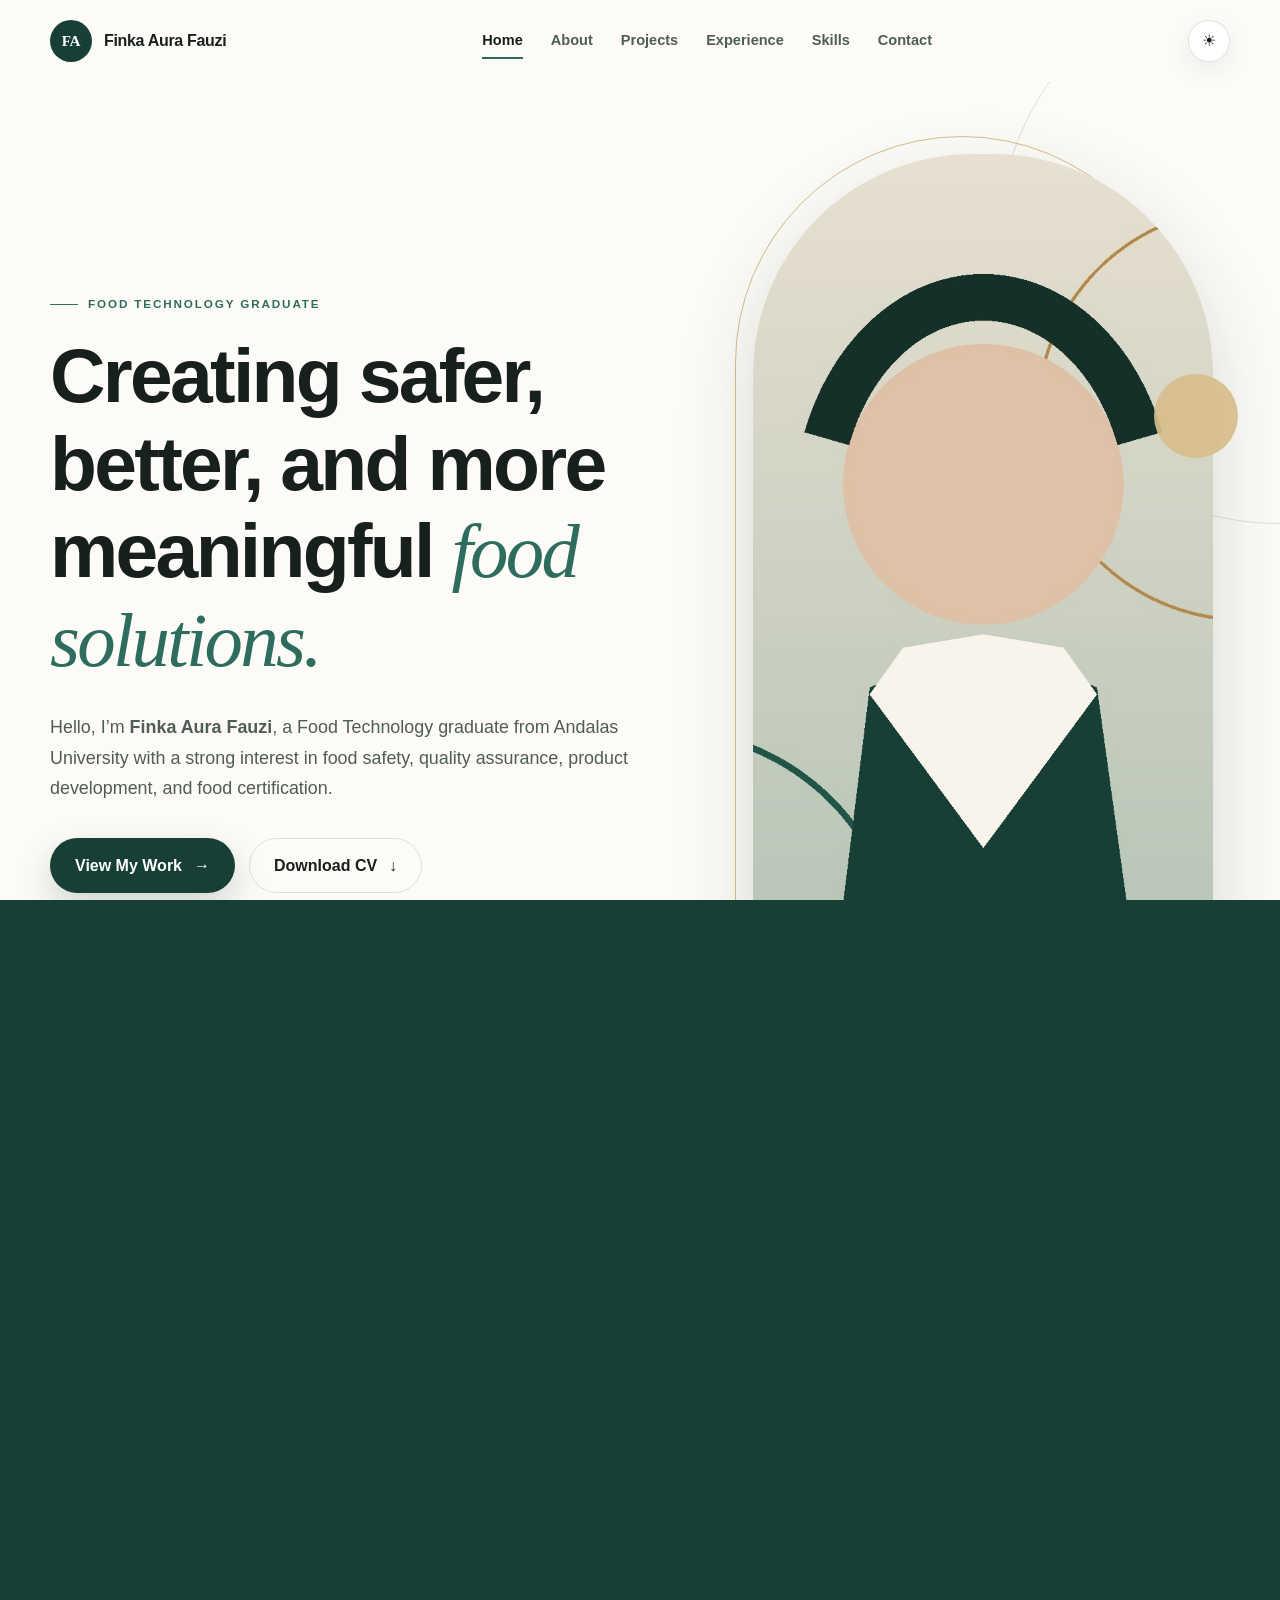
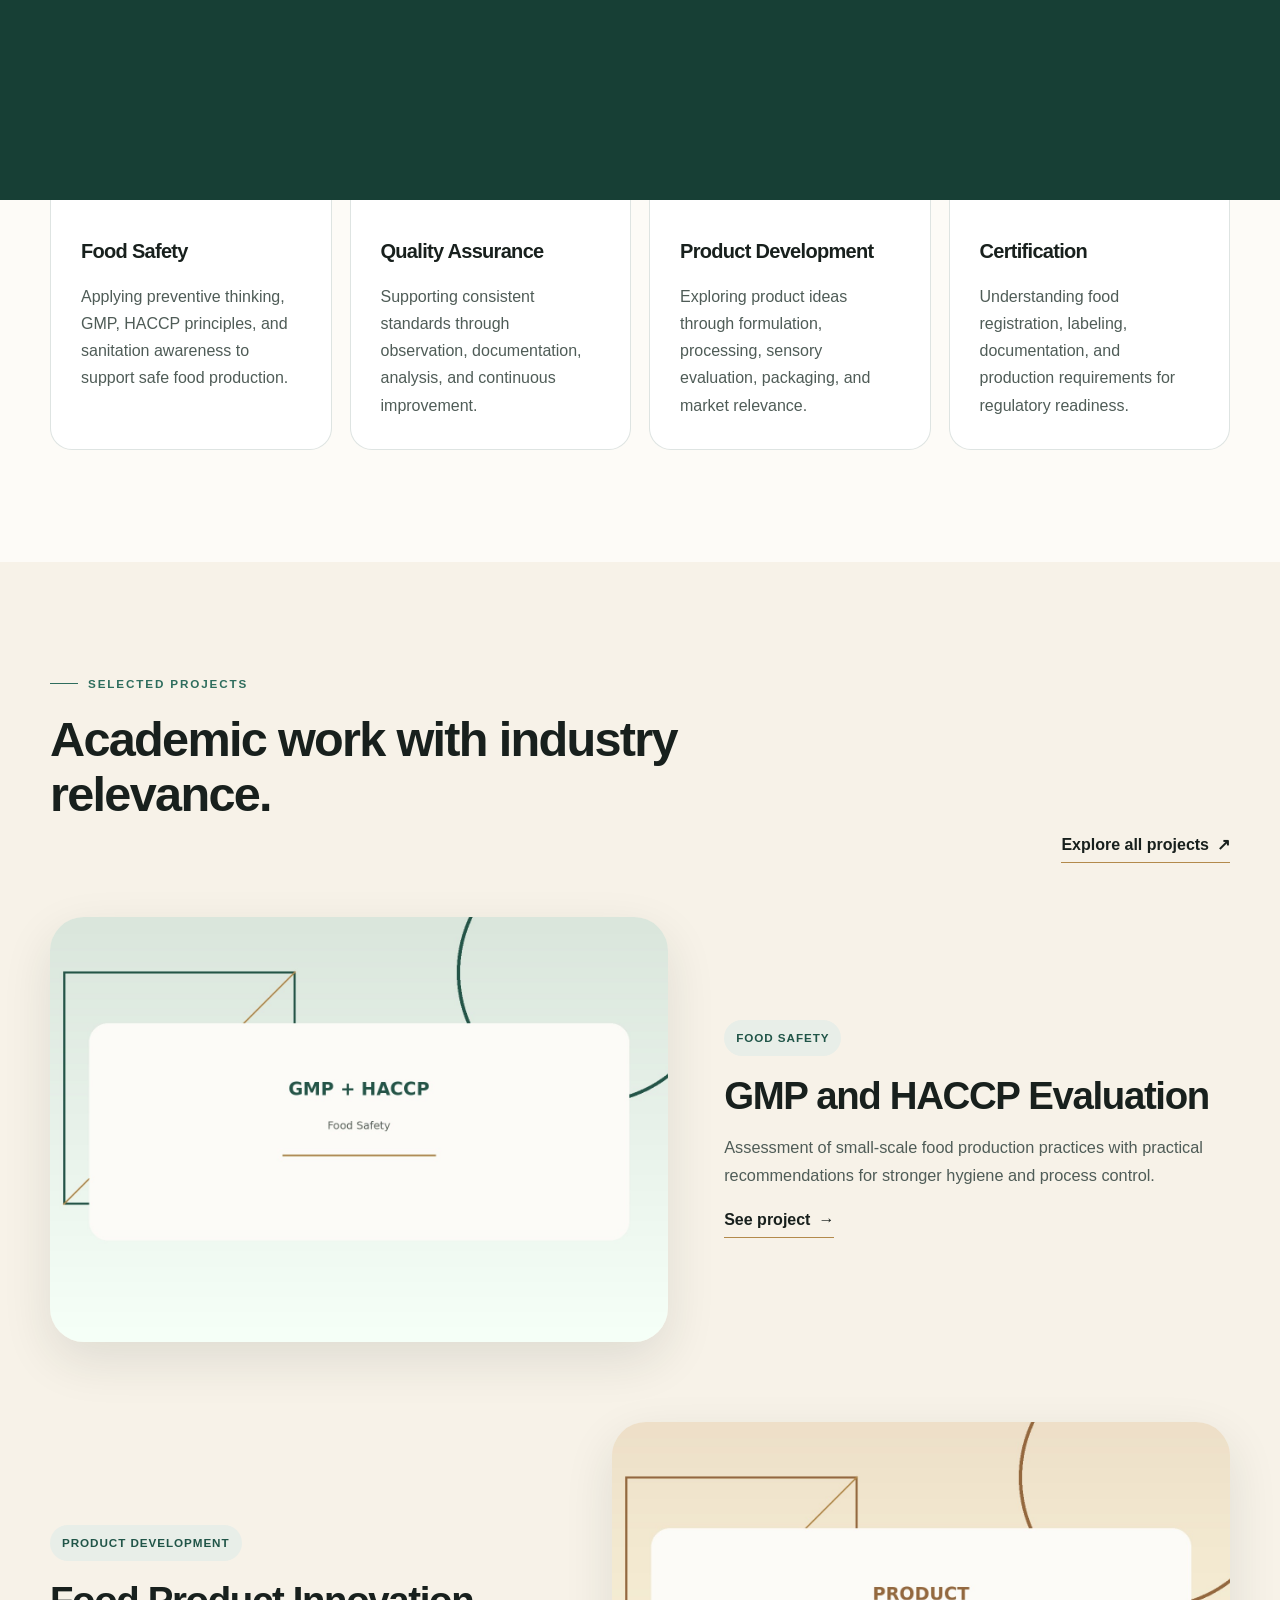
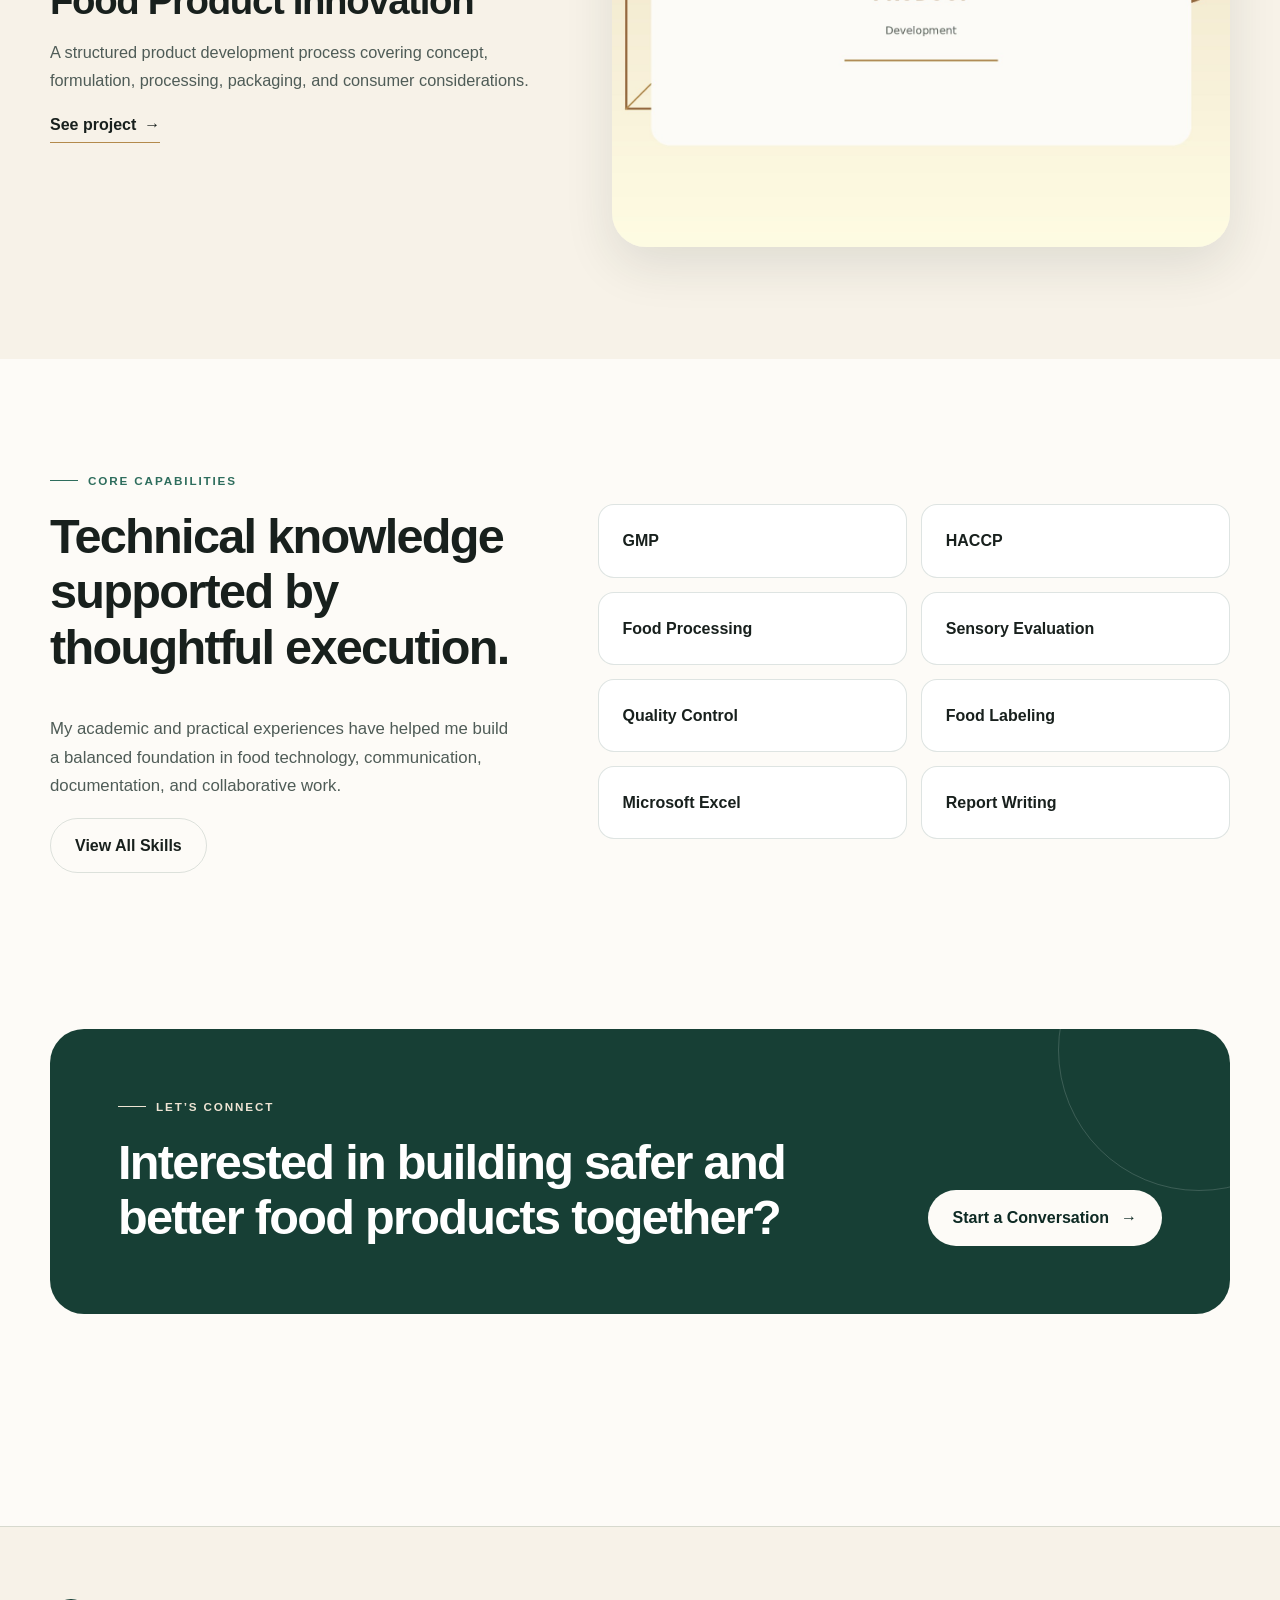
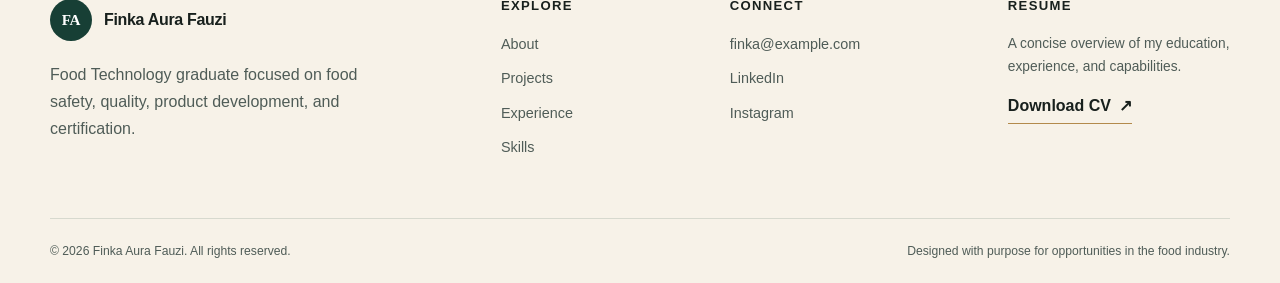
<file: index.html>
<!DOCTYPE html>
<html lang="en">
<head>

<meta charset="UTF-8">
<meta name="viewport" content="width=device-width, initial-scale=1.0">
<meta name="author" content="Finka Aura Fauzi">
<meta name="theme-color" content="#173f35">
<link rel="icon" type="image/png" href="assets/icons/favicon.png">
<link rel="stylesheet" href="css/style.css">
<link rel="stylesheet" href="css/responsive.css">
<script src="js/script.js" defer></script>

  <title>Finka Aura Fauzi | Food Technology Graduate</title>
  <meta name="description" content="Portfolio of Finka Aura Fauzi, a Food Technology graduate focused on food safety, quality assurance, product development, and certification.">
  <meta property="og:title" content="Finka Aura Fauzi | Food Technology Graduate">
  <meta property="og:description" content="Portfolio of Finka Aura Fauzi, a Food Technology graduate focused on food safety, quality assurance, product development, and certification.">
  <meta property="og:type" content="website">
  <meta property="og:image" content="assets/images/profile.jpg">
</head>
<body data-page="home">
  <a class="skip-link" href="#main-content">Skip to main content</a>

<div class="page-loader" id="page-loader" aria-hidden="true">
  <div class="loader-mark">FA</div>
  <div class="loader-line"><span></span></div>
</div>
<div class="page-transition" aria-hidden="true"></div>


<header class="site-header" id="site-header">
  <div class="container nav-container">
    <a class="brand" href="index.html" aria-label="Finka Aura Fauzi home">
      <span class="brand-mark" aria-hidden="true">FA</span>
      <span class="brand-text">Finka Aura Fauzi</span>
    </a>

    <nav class="main-nav" id="main-nav" aria-label="Primary navigation">
      <a href="index.html" data-nav="home">Home</a>
      <a href="about.html" data-nav="about">About</a>
      <a href="projects.html" data-nav="projects">Projects</a>
      <a href="experience.html" data-nav="experience">Experience</a>
      <a href="skills.html" data-nav="skills">Skills</a>
      <a href="contact.html" data-nav="contact">Contact</a>
    </nav>

    <div class="nav-actions">
      <button class="icon-button theme-toggle" id="theme-toggle" type="button" aria-label="Switch to dark mode" title="Change color theme">
        <span class="sun-icon" aria-hidden="true">☀</span>
        <span class="moon-icon" aria-hidden="true">☾</span>
      </button>
      <button class="menu-toggle" id="menu-toggle" type="button" aria-label="Open navigation menu" aria-expanded="false" aria-controls="main-nav">
        <span></span><span></span><span></span>
      </button>
    </div>
  </div>
</header>

  <main id="main-content">

<section class="hero section-pad">
  <div class="container hero-grid">
    <div class="hero-copy reveal">
      <p class="eyebrow"><span></span> Food Technology Graduate</p>
      <h1>Creating safer, better, and more meaningful <em>food solutions.</em></h1>
      <p class="hero-intro">Hello, I’m <strong>Finka Aura Fauzi</strong>, a Food Technology graduate from Andalas University with a strong interest in food safety, quality assurance, product development, and food certification.</p>
      <div class="hero-actions">
        <a class="button button-primary" href="projects.html">View My Work <span aria-hidden="true">→</span></a>
        <a class="button button-secondary" href="assets/documents/finka-aura-fauzi-cv.pdf" download>Download CV <span aria-hidden="true">↓</span></a>
      </div>
      <dl class="hero-facts" aria-label="Professional highlights">
        <div><dt>Focus</dt><dd>Food safety & quality</dd></div>
        <div><dt>Education</dt><dd>Andalas University</dd></div>
        <div><dt>Location</dt><dd>Indonesia</dd></div>
      </dl>
    </div>
    <div class="hero-visual reveal reveal-delay-1">
      <div class="portrait-frame">
        <div class="portrait-accent portrait-accent-one"></div>
        <div class="portrait-accent portrait-accent-two"></div>
        <img src="assets/images/profile.jpg" alt="Formal portrait placeholder for Finka Aura Fauzi" width="800" height="1000">
        <div class="portrait-note"><span class="status-dot"></span> Open to professional opportunities</div>
      </div>
    </div>
  </div>
</section>

<section class="trust-strip" aria-label="Areas of interest">
  <div class="container trust-items">
    <span>Food Safety</span><i></i><span>Quality Assurance</span><i></i><span>Product Development</span><i></i><span>Food Certification</span>
  </div>
</section>

<section class="section-pad" id="interests">
  <div class="container">
    <div class="section-heading reveal">
      <div><p class="eyebrow"><span></span> Professional Interests</p><h2>Where science meets practical impact.</h2></div>
      <p>I am interested in work that strengthens product quality, protects consumers, and helps food businesses build reliable processes.</p>
    </div>
    <div class="interest-grid">
      <article class="feature-card reveal">
        <span class="card-number">01</span><div class="line-icon" aria-hidden="true">◎</div>
        <h3>Food Safety</h3><p>Applying preventive thinking, GMP, HACCP principles, and sanitation awareness to support safe food production.</p>
      </article>
      <article class="feature-card reveal reveal-delay-1">
        <span class="card-number">02</span><div class="line-icon" aria-hidden="true">◇</div>
        <h3>Quality Assurance</h3><p>Supporting consistent standards through observation, documentation, analysis, and continuous improvement.</p>
      </article>
      <article class="feature-card reveal reveal-delay-2">
        <span class="card-number">03</span><div class="line-icon" aria-hidden="true">△</div>
        <h3>Product Development</h3><p>Exploring product ideas through formulation, processing, sensory evaluation, packaging, and market relevance.</p>
      </article>
      <article class="feature-card reveal reveal-delay-3">
        <span class="card-number">04</span><div class="line-icon" aria-hidden="true">□</div>
        <h3>Certification</h3><p>Understanding food registration, labeling, documentation, and production requirements for regulatory readiness.</p>
      </article>
    </div>
  </div>
</section>

<section class="section-pad section-tint">
  <div class="container">
    <div class="section-heading reveal">
      <div><p class="eyebrow"><span></span> Selected Projects</p><h2>Academic work with industry relevance.</h2></div>
      <a class="text-link desktop-link" href="projects.html">Explore all projects <span aria-hidden="true">↗</span></a>
    </div>
    <div class="featured-projects">
      <article class="project-feature reveal">
        <a class="project-image" href="projects.html"><img src="assets/images/project-1.jpg" alt="Abstract placeholder representing a food safety evaluation project"></a>
        <div class="project-feature-copy"><span class="tag">Food Safety</span><h3>GMP and HACCP Evaluation</h3><p>Assessment of small-scale food production practices with practical recommendations for stronger hygiene and process control.</p><a class="text-link" href="projects.html">See project <span aria-hidden="true">→</span></a></div>
      </article>
      <article class="project-feature reverse reveal">
        <a class="project-image" href="projects.html"><img src="assets/images/project-2.jpg" alt="Abstract placeholder representing food product development"></a>
        <div class="project-feature-copy"><span class="tag">Product Development</span><h3>Food Product Innovation</h3><p>A structured product development process covering concept, formulation, processing, packaging, and consumer considerations.</p><a class="text-link" href="projects.html">See project <span aria-hidden="true">→</span></a></div>
      </article>
    </div>
    <a class="text-link mobile-link" href="projects.html">Explore all projects <span aria-hidden="true">↗</span></a>
  </div>
</section>

<section class="section-pad">
  <div class="container skills-preview-grid">
    <div class="reveal">
      <p class="eyebrow"><span></span> Core Capabilities</p>
      <h2>Technical knowledge supported by thoughtful execution.</h2>
      <p class="lead-small">My academic and practical experiences have helped me build a balanced foundation in food technology, communication, documentation, and collaborative work.</p>
      <a class="button button-secondary" href="skills.html">View All Skills</a>
    </div>
    <div class="skill-chip-grid reveal reveal-delay-1">
      <span>GMP</span><span>HACCP</span><span>Food Processing</span><span>Sensory Evaluation</span><span>Quality Control</span><span>Food Labeling</span><span>Microsoft Excel</span><span>Report Writing</span>
    </div>
  </div>
</section>

<section class="section-pad cta-section">
  <div class="container">
    <div class="cta-card reveal">
      <div><p class="eyebrow eyebrow-light"><span></span> Let’s Connect</p><h2>Interested in building safer and better food products together?</h2></div>
      <a class="button button-light" href="contact.html">Start a Conversation <span aria-hidden="true">→</span></a>
    </div>
  </div>
</section>

  </main>

<footer class="site-footer">
  <div class="container footer-grid">
    <div>
      <a class="brand footer-brand" href="index.html">
        <span class="brand-mark" aria-hidden="true">FA</span>
        <span class="brand-text">Finka Aura Fauzi</span>
      </a>
      <p class="footer-description">Food Technology graduate focused on food safety, quality, product development, and certification.</p>
    </div>
    <div>
      <h2 class="footer-heading">Explore</h2>
      <div class="footer-links">
        <a href="about.html">About</a>
        <a href="projects.html">Projects</a>
        <a href="experience.html">Experience</a>
        <a href="skills.html">Skills</a>
      </div>
    </div>
    <div>
      <h2 class="footer-heading">Connect</h2>
      <div class="footer-links">
        <a href="mailto:finka@example.com">finka@example.com</a>
        <a href="#" aria-label="Finka Aura Fauzi on LinkedIn">LinkedIn</a>
        <a href="#" aria-label="Finka Aura Fauzi on Instagram">Instagram</a>
      </div>
    </div>
    <div>
      <h2 class="footer-heading">Resume</h2>
      <p class="footer-small">A concise overview of my education, experience, and capabilities.</p>
      <a class="text-link" href="assets/documents/finka-aura-fauzi-cv.pdf" download>Download CV <span aria-hidden="true">↗</span></a>
    </div>
  </div>
  <div class="container footer-bottom">
    <p>© <span id="current-year"></span> Finka Aura Fauzi. All rights reserved.</p>
    <p>Designed with purpose for opportunities in the food industry.</p>
  </div>
</footer>

<button class="scroll-top" id="scroll-top" type="button" aria-label="Scroll to the top of the page">↑</button>

</body>
</html>
</file>
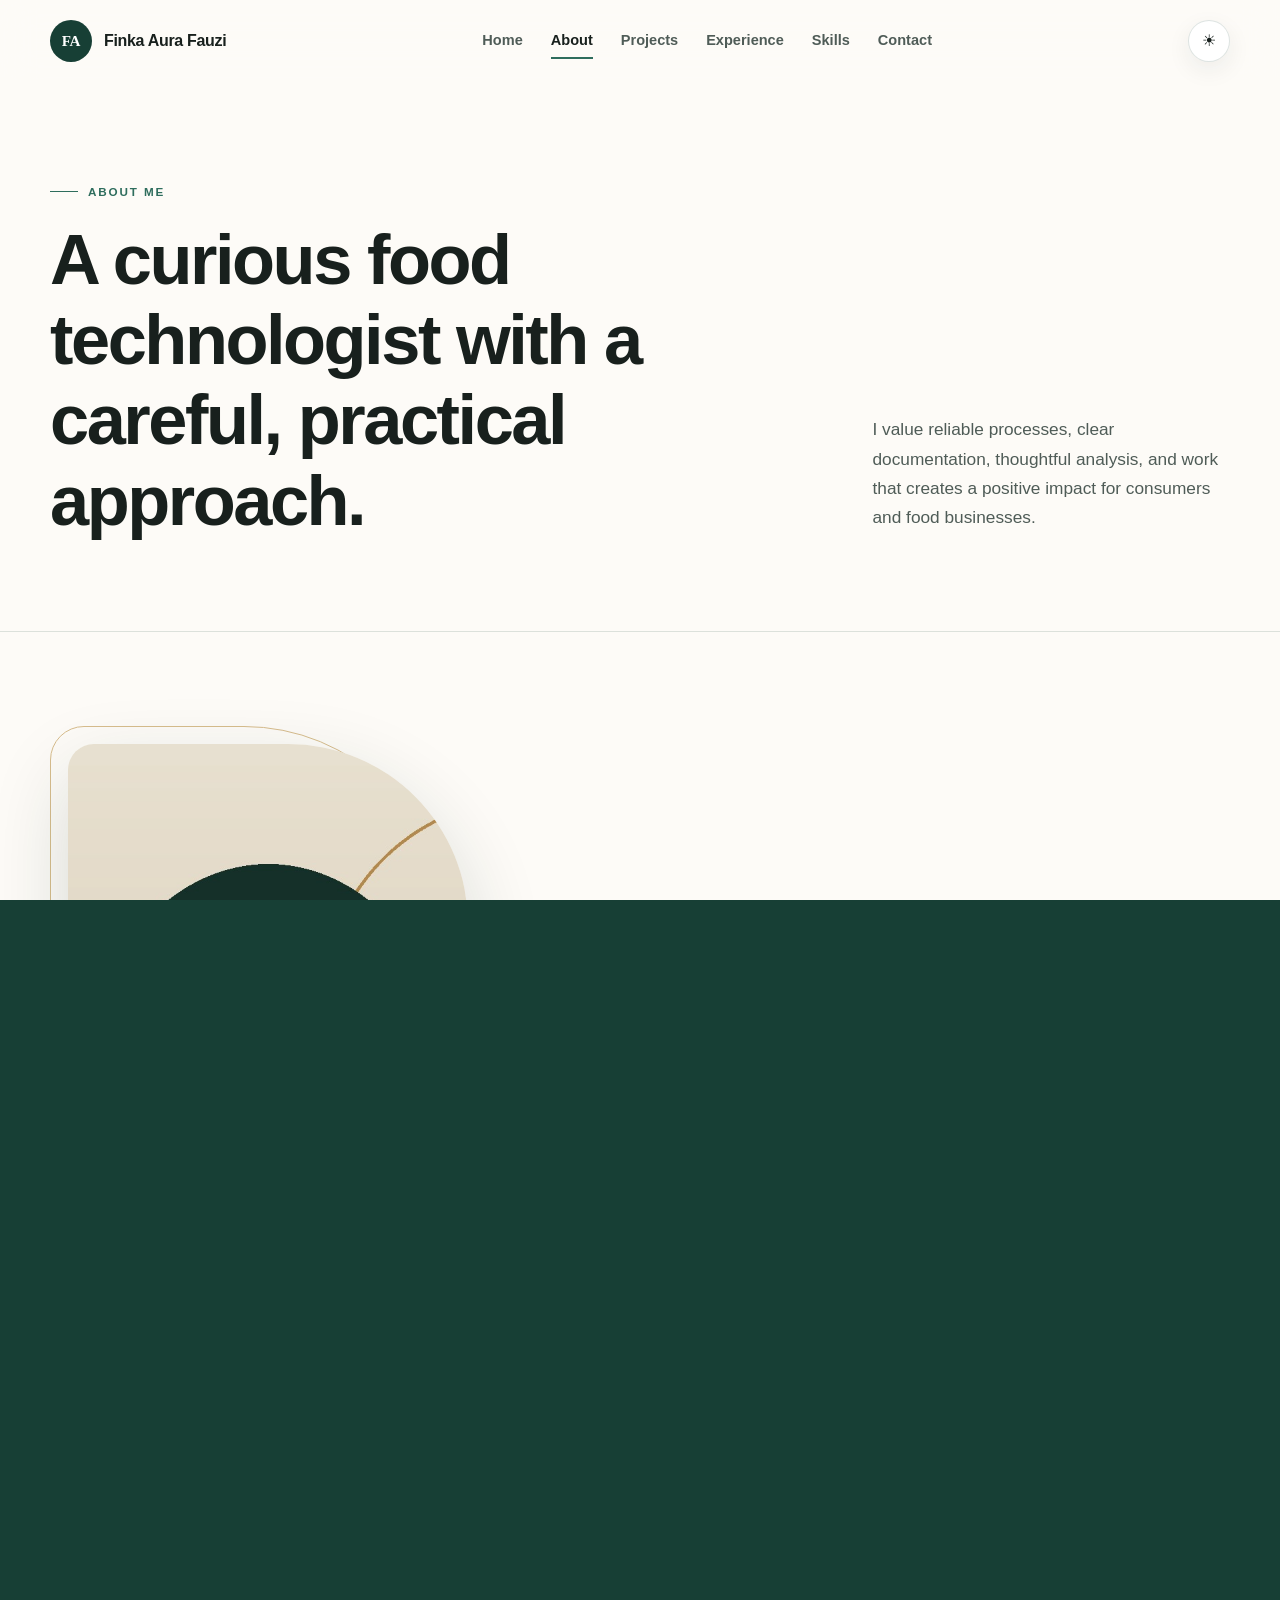
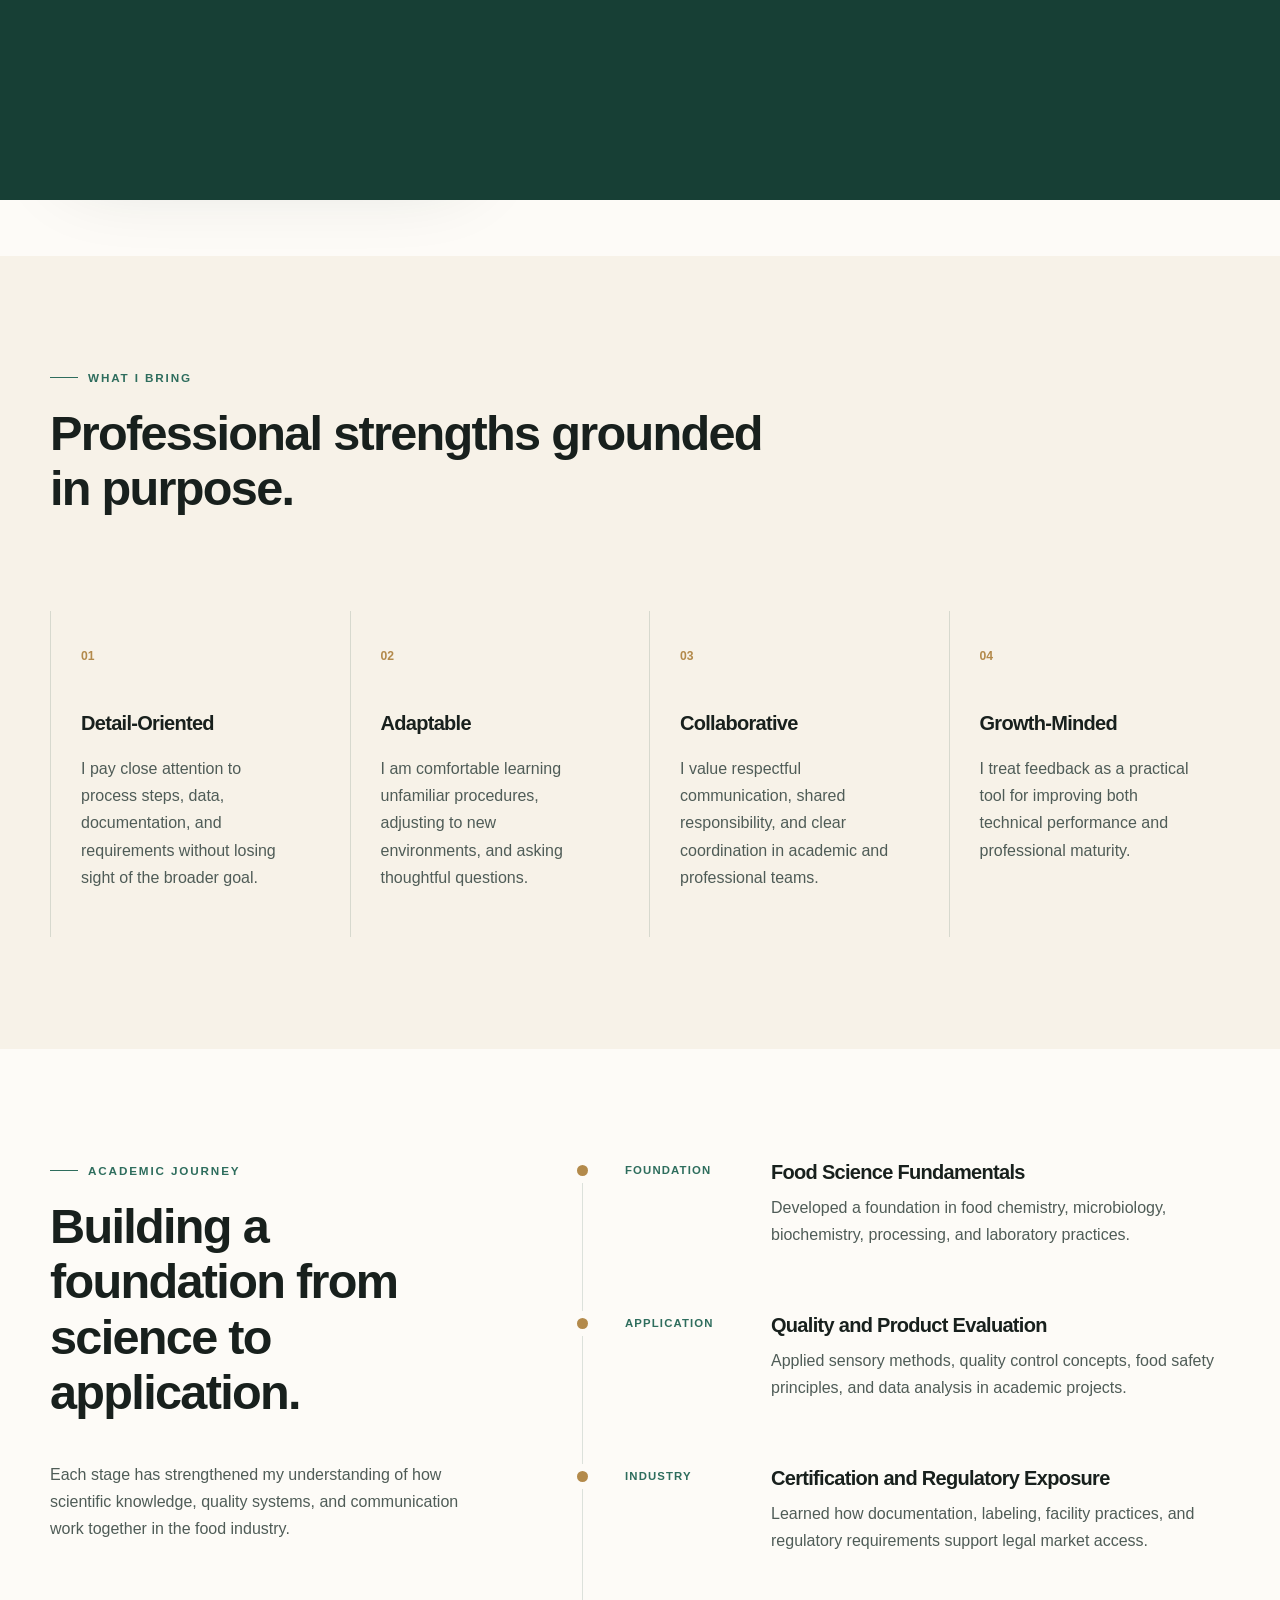
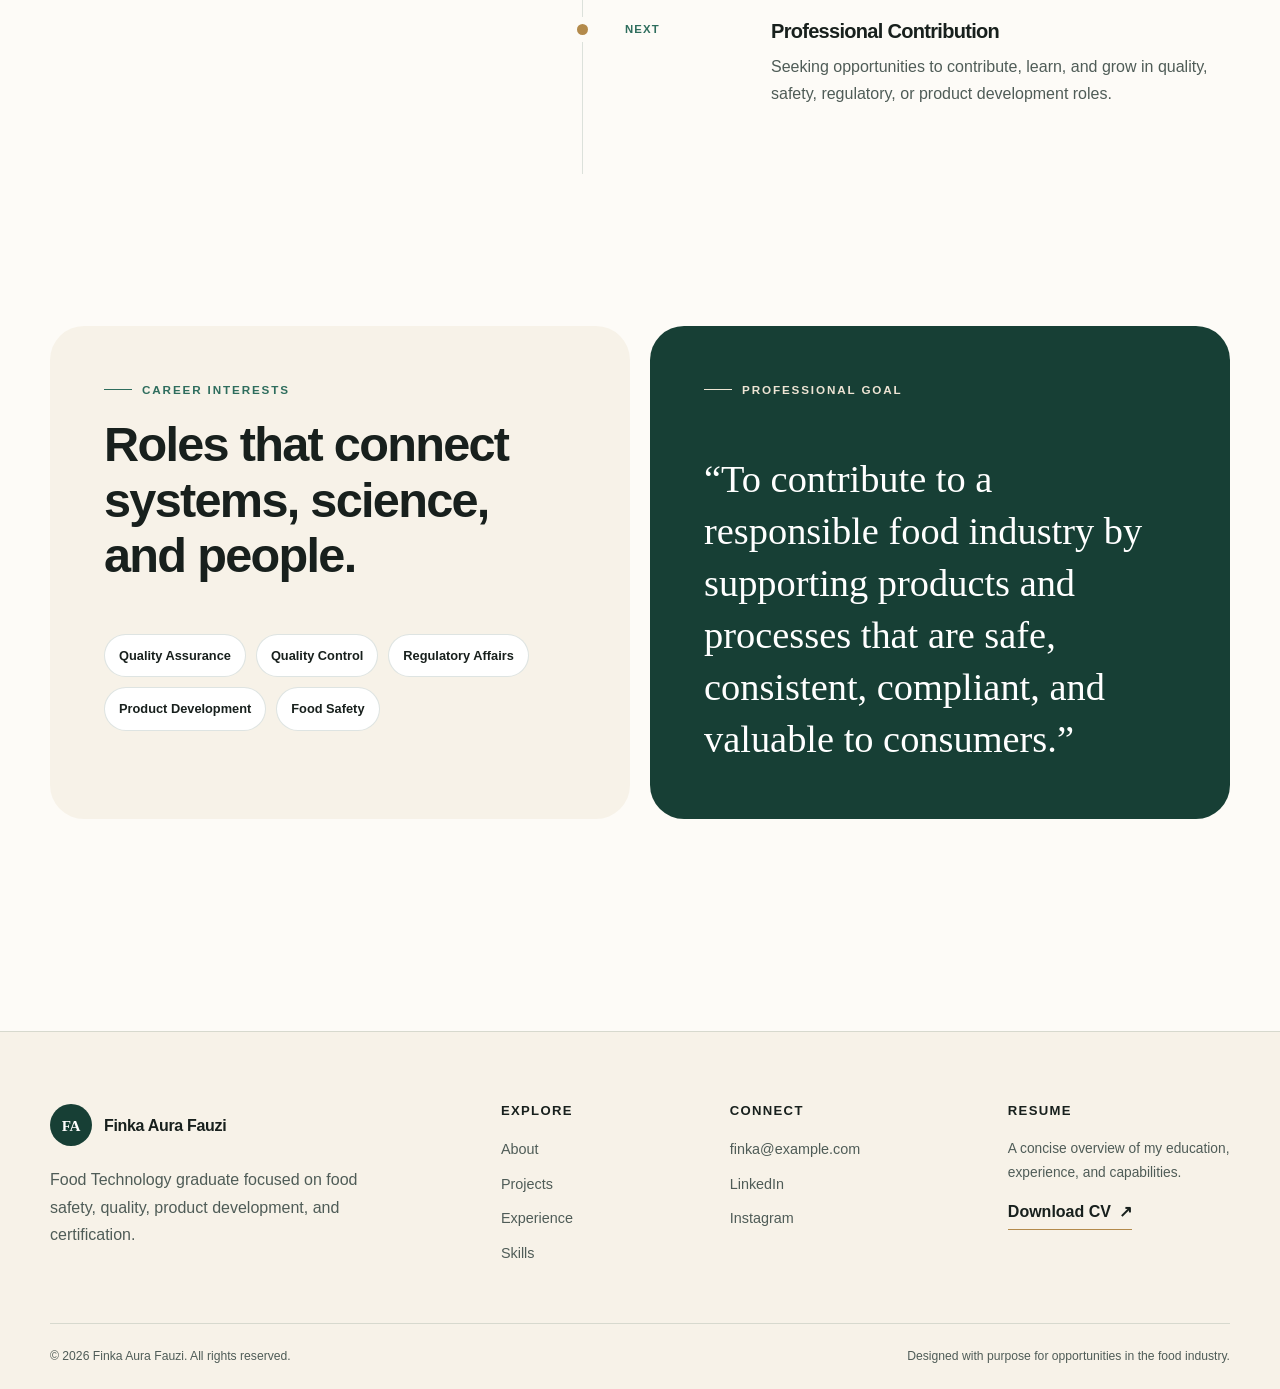
<file: about.html>
<!DOCTYPE html>
<html lang="en">
<head>

<meta charset="UTF-8">
<meta name="viewport" content="width=device-width, initial-scale=1.0">
<meta name="author" content="Finka Aura Fauzi">
<meta name="theme-color" content="#173f35">
<link rel="icon" type="image/png" href="assets/icons/favicon.png">
<link rel="stylesheet" href="css/style.css">
<link rel="stylesheet" href="css/responsive.css">
<script src="js/script.js" defer></script>

  <title>About | Finka Aura Fauzi</title>
  <meta name="description" content="Learn about Finka Aura Fauzi, her Food Technology background, strengths, professional interests, and career goals.">
  <meta property="og:title" content="About | Finka Aura Fauzi">
  <meta property="og:description" content="Learn about Finka Aura Fauzi, her Food Technology background, strengths, professional interests, and career goals.">
  <meta property="og:type" content="website">
  <meta property="og:image" content="assets/images/profile.jpg">
</head>
<body data-page="about">
  <a class="skip-link" href="#main-content">Skip to main content</a>

<div class="page-loader" id="page-loader" aria-hidden="true">
  <div class="loader-mark">FA</div>
  <div class="loader-line"><span></span></div>
</div>
<div class="page-transition" aria-hidden="true"></div>


<header class="site-header" id="site-header">
  <div class="container nav-container">
    <a class="brand" href="index.html" aria-label="Finka Aura Fauzi home">
      <span class="brand-mark" aria-hidden="true">FA</span>
      <span class="brand-text">Finka Aura Fauzi</span>
    </a>

    <nav class="main-nav" id="main-nav" aria-label="Primary navigation">
      <a href="index.html" data-nav="home">Home</a>
      <a href="about.html" data-nav="about">About</a>
      <a href="projects.html" data-nav="projects">Projects</a>
      <a href="experience.html" data-nav="experience">Experience</a>
      <a href="skills.html" data-nav="skills">Skills</a>
      <a href="contact.html" data-nav="contact">Contact</a>
    </nav>

    <div class="nav-actions">
      <button class="icon-button theme-toggle" id="theme-toggle" type="button" aria-label="Switch to dark mode" title="Change color theme">
        <span class="sun-icon" aria-hidden="true">☀</span>
        <span class="moon-icon" aria-hidden="true">☾</span>
      </button>
      <button class="menu-toggle" id="menu-toggle" type="button" aria-label="Open navigation menu" aria-expanded="false" aria-controls="main-nav">
        <span></span><span></span><span></span>
      </button>
    </div>
  </div>
</header>

  <main id="main-content">

<section class="page-hero compact-hero section-pad">
  <div class="container page-hero-grid">
    <div class="reveal"><p class="eyebrow"><span></span> About Me</p><h1>A curious food technologist with a careful, practical approach.</h1></div>
    <p class="page-hero-lead reveal reveal-delay-1">I value reliable processes, clear documentation, thoughtful analysis, and work that creates a positive impact for consumers and food businesses.</p>
  </div>
</section>

<section class="section-pad about-intro">
  <div class="container about-grid">
    <div class="about-portrait reveal"><div class="portrait-frame about-frame"><img src="assets/images/about-profile.jpg" alt="Formal portrait placeholder for Finka Aura Fauzi on the About page" width="800" height="1000"><div class="portrait-caption"><span>Food Technology</span><strong>Andalas University</strong></div></div></div>
    <div class="about-copy reveal reveal-delay-1">
      <p class="eyebrow"><span></span> Professional Profile</p>
      <h2>Driven by quality, safety, and continuous learning.</h2>
      <p>I am a Food Technology graduate from Andalas University with knowledge and practical experience in food processing, food quality control, food safety, product development, sensory evaluation, and food certification.</p>
      <p>I am committed to continuously developing my technical and professional skills to contribute effectively to the food industry. I approach tasks with attention to detail, responsibility, and a willingness to learn from both data and people.</p>
      <div class="about-actions"><a class="button button-primary" href="assets/documents/finka-aura-fauzi-cv.pdf" download>Download CV <span aria-hidden="true">↓</span></a><a class="text-link" href="contact.html">Contact me <span aria-hidden="true">→</span></a></div>
    </div>
  </div>
</section>

<section class="section-pad section-tint">
  <div class="container">
    <div class="section-heading reveal"><div><p class="eyebrow"><span></span> What I Bring</p><h2>Professional strengths grounded in purpose.</h2></div></div>
    <div class="strength-grid">
      <article class="strength-card reveal"><span>01</span><h3>Detail-Oriented</h3><p>I pay close attention to process steps, data, documentation, and requirements without losing sight of the broader goal.</p></article>
      <article class="strength-card reveal reveal-delay-1"><span>02</span><h3>Adaptable</h3><p>I am comfortable learning unfamiliar procedures, adjusting to new environments, and asking thoughtful questions.</p></article>
      <article class="strength-card reveal reveal-delay-2"><span>03</span><h3>Collaborative</h3><p>I value respectful communication, shared responsibility, and clear coordination in academic and professional teams.</p></article>
      <article class="strength-card reveal reveal-delay-3"><span>04</span><h3>Growth-Minded</h3><p>I treat feedback as a practical tool for improving both technical performance and professional maturity.</p></article>
    </div>
  </div>
</section>

<section class="section-pad">
  <div class="container journey-layout">
    <div class="journey-intro reveal"><p class="eyebrow"><span></span> Academic Journey</p><h2>Building a foundation from science to application.</h2><p>Each stage has strengthened my understanding of how scientific knowledge, quality systems, and communication work together in the food industry.</p></div>
    <div class="journey-timeline">
      <article class="journey-item reveal"><span class="journey-year">Foundation</span><div><h3>Food Science Fundamentals</h3><p>Developed a foundation in food chemistry, microbiology, biochemistry, processing, and laboratory practices.</p></div></article>
      <article class="journey-item reveal"><span class="journey-year">Application</span><div><h3>Quality and Product Evaluation</h3><p>Applied sensory methods, quality control concepts, food safety principles, and data analysis in academic projects.</p></div></article>
      <article class="journey-item reveal"><span class="journey-year">Industry</span><div><h3>Certification and Regulatory Exposure</h3><p>Learned how documentation, labeling, facility practices, and regulatory requirements support legal market access.</p></div></article>
      <article class="journey-item reveal"><span class="journey-year">Next</span><div><h3>Professional Contribution</h3><p>Seeking opportunities to contribute, learn, and grow in quality, safety, regulatory, or product development roles.</p></div></article>
    </div>
  </div>
</section>

<section class="section-pad goals-section">
  <div class="container goals-grid">
    <div class="goal-card reveal"><p class="eyebrow"><span></span> Career Interests</p><h2>Roles that connect systems, science, and people.</h2><div class="inline-list"><span>Quality Assurance</span><span>Quality Control</span><span>Regulatory Affairs</span><span>Product Development</span><span>Food Safety</span></div></div>
    <div class="goal-card dark-goal reveal reveal-delay-1"><p class="eyebrow eyebrow-light"><span></span> Professional Goal</p><blockquote>“To contribute to a responsible food industry by supporting products and processes that are safe, consistent, compliant, and valuable to consumers.”</blockquote></div>
  </div>
</section>

  </main>

<footer class="site-footer">
  <div class="container footer-grid">
    <div>
      <a class="brand footer-brand" href="index.html">
        <span class="brand-mark" aria-hidden="true">FA</span>
        <span class="brand-text">Finka Aura Fauzi</span>
      </a>
      <p class="footer-description">Food Technology graduate focused on food safety, quality, product development, and certification.</p>
    </div>
    <div>
      <h2 class="footer-heading">Explore</h2>
      <div class="footer-links">
        <a href="about.html">About</a>
        <a href="projects.html">Projects</a>
        <a href="experience.html">Experience</a>
        <a href="skills.html">Skills</a>
      </div>
    </div>
    <div>
      <h2 class="footer-heading">Connect</h2>
      <div class="footer-links">
        <a href="mailto:finka@example.com">finka@example.com</a>
        <a href="#" aria-label="Finka Aura Fauzi on LinkedIn">LinkedIn</a>
        <a href="#" aria-label="Finka Aura Fauzi on Instagram">Instagram</a>
      </div>
    </div>
    <div>
      <h2 class="footer-heading">Resume</h2>
      <p class="footer-small">A concise overview of my education, experience, and capabilities.</p>
      <a class="text-link" href="assets/documents/finka-aura-fauzi-cv.pdf" download>Download CV <span aria-hidden="true">↗</span></a>
    </div>
  </div>
  <div class="container footer-bottom">
    <p>© <span id="current-year"></span> Finka Aura Fauzi. All rights reserved.</p>
    <p>Designed with purpose for opportunities in the food industry.</p>
  </div>
</footer>

<button class="scroll-top" id="scroll-top" type="button" aria-label="Scroll to the top of the page">↑</button>

</body>
</html>
</file>
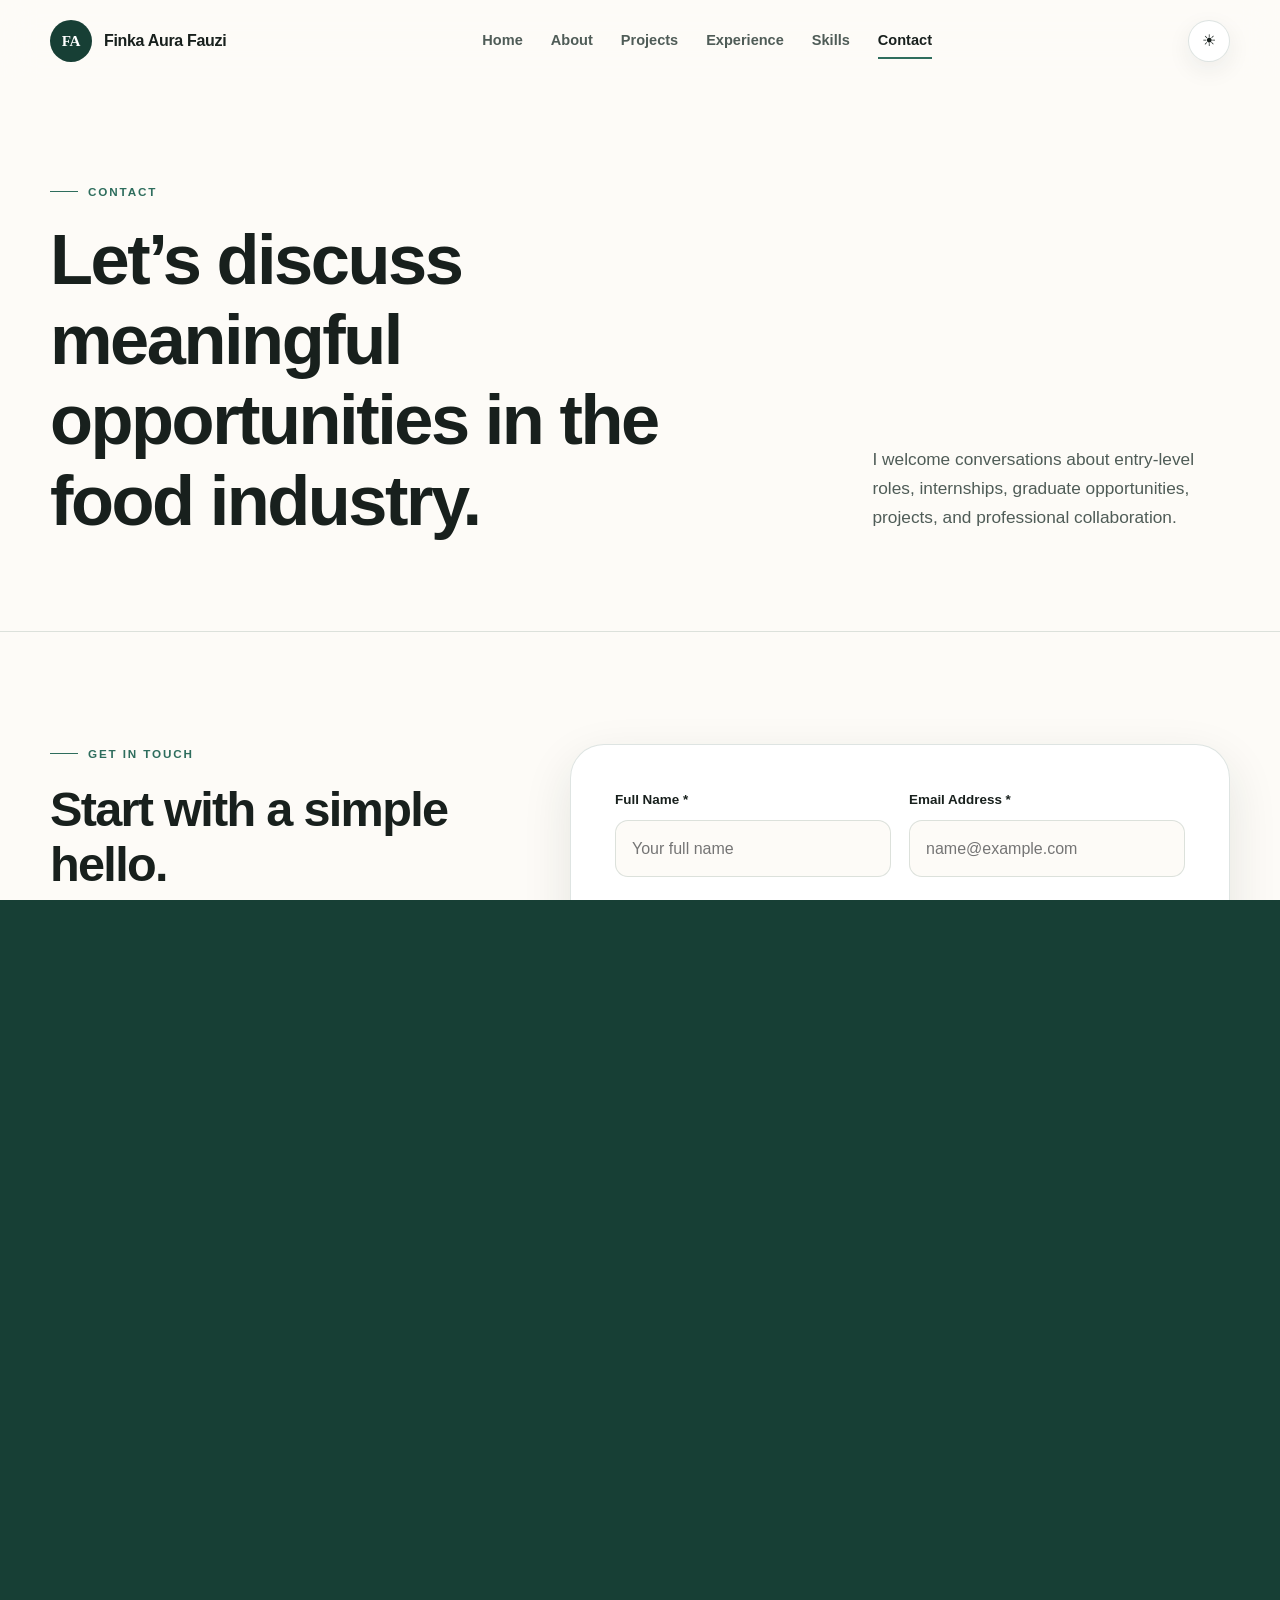
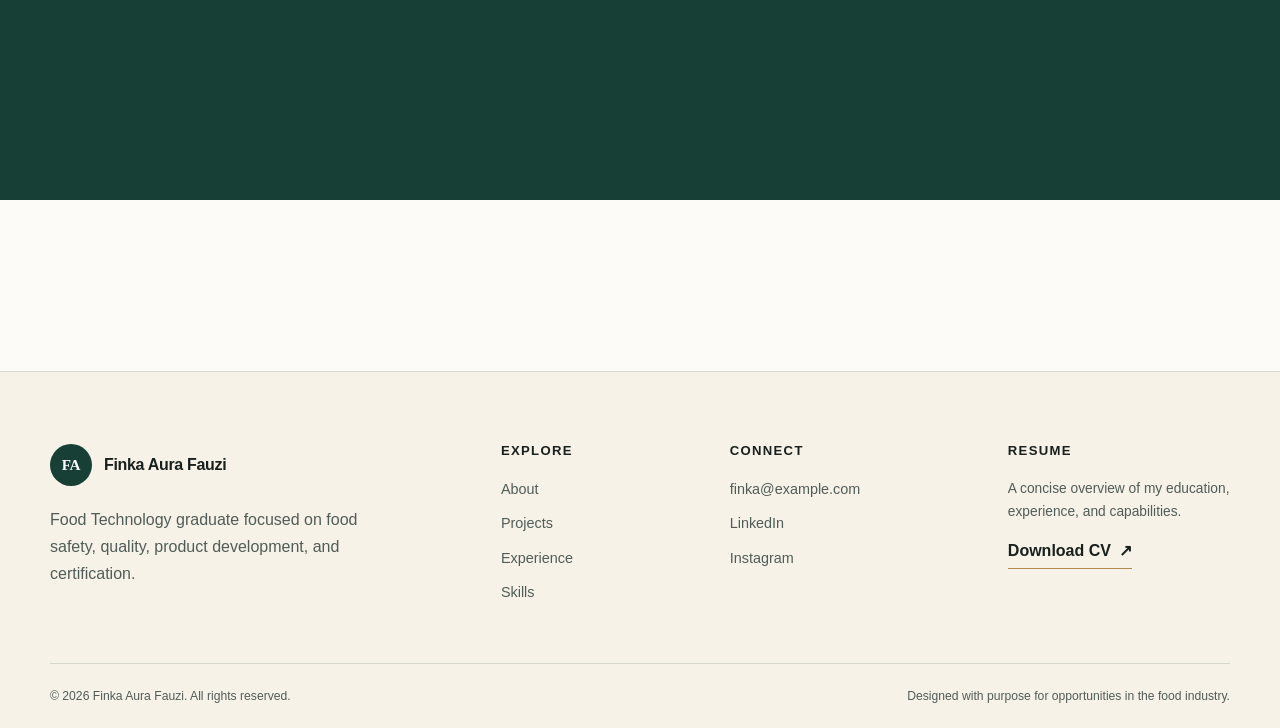
<file: contact.html>
<!DOCTYPE html>
<html lang="en">
<head>

<meta charset="UTF-8">
<meta name="viewport" content="width=device-width, initial-scale=1.0">
<meta name="author" content="Finka Aura Fauzi">
<meta name="theme-color" content="#173f35">
<link rel="icon" type="image/png" href="assets/icons/favicon.png">
<link rel="stylesheet" href="css/style.css">
<link rel="stylesheet" href="css/responsive.css">
<script src="js/script.js" defer></script>

  <title>Contact | Finka Aura Fauzi</title>
  <meta name="description" content="Contact Finka Aura Fauzi to discuss opportunities in food safety, quality, certification, and product development.">
  <meta property="og:title" content="Contact | Finka Aura Fauzi">
  <meta property="og:description" content="Contact Finka Aura Fauzi to discuss opportunities in food safety, quality, certification, and product development.">
  <meta property="og:type" content="website">
  <meta property="og:image" content="assets/images/profile.jpg">
</head>
<body data-page="contact">
  <a class="skip-link" href="#main-content">Skip to main content</a>

<div class="page-loader" id="page-loader" aria-hidden="true">
  <div class="loader-mark">FA</div>
  <div class="loader-line"><span></span></div>
</div>
<div class="page-transition" aria-hidden="true"></div>


<header class="site-header" id="site-header">
  <div class="container nav-container">
    <a class="brand" href="index.html" aria-label="Finka Aura Fauzi home">
      <span class="brand-mark" aria-hidden="true">FA</span>
      <span class="brand-text">Finka Aura Fauzi</span>
    </a>

    <nav class="main-nav" id="main-nav" aria-label="Primary navigation">
      <a href="index.html" data-nav="home">Home</a>
      <a href="about.html" data-nav="about">About</a>
      <a href="projects.html" data-nav="projects">Projects</a>
      <a href="experience.html" data-nav="experience">Experience</a>
      <a href="skills.html" data-nav="skills">Skills</a>
      <a href="contact.html" data-nav="contact">Contact</a>
    </nav>

    <div class="nav-actions">
      <button class="icon-button theme-toggle" id="theme-toggle" type="button" aria-label="Switch to dark mode" title="Change color theme">
        <span class="sun-icon" aria-hidden="true">☀</span>
        <span class="moon-icon" aria-hidden="true">☾</span>
      </button>
      <button class="menu-toggle" id="menu-toggle" type="button" aria-label="Open navigation menu" aria-expanded="false" aria-controls="main-nav">
        <span></span><span></span><span></span>
      </button>
    </div>
  </div>
</header>

  <main id="main-content">

<section class="page-hero compact-hero section-pad">
  <div class="container page-hero-grid">
    <div class="reveal"><p class="eyebrow"><span></span> Contact</p><h1>Let’s discuss meaningful opportunities in the food industry.</h1></div>
    <p class="page-hero-lead reveal reveal-delay-1">I welcome conversations about entry-level roles, internships, graduate opportunities, projects, and professional collaboration.</p>
  </div>
</section>

<section class="section-pad contact-section">
  <div class="container contact-grid">
    <div class="contact-info reveal">
      <p class="eyebrow"><span></span> Get in Touch</p>
      <h2>Start with a simple hello.</h2>
      <p>Use the form or contact me through one of the channels below. Please replace all placeholders with your final details before publishing.</p>
      <div class="contact-list">
        <a href="mailto:finka@example.com"><span class="contact-icon" aria-hidden="true">@</span><div><small>Email</small><strong>finka@example.com</strong></div></a>
        <a href="tel:+620000000000"><span class="contact-icon" aria-hidden="true">⌕</span><div><small>Phone</small><strong>+62 000 0000 0000</strong></div></a>
        <a href="#"><span class="contact-icon" aria-hidden="true">in</span><div><small>LinkedIn</small><strong>linkedin.com/in/finkaaurafauzi</strong></div></a>
        <a href="#"><span class="contact-icon" aria-hidden="true">ig</span><div><small>Instagram</small><strong>@yourusername</strong></div></a>
        <div class="contact-static"><span class="contact-icon" aria-hidden="true">⌖</span><div><small>Location</small><strong>Indonesia</strong></div></div>
      </div>
    </div>

    <div class="contact-form-card reveal reveal-delay-1">
      <form id="contact-form" novalidate>
        <div class="form-row">
          <div class="form-field"><label for="full-name">Full Name <span aria-hidden="true">*</span></label><input type="text" id="full-name" name="fullName" autocomplete="name" placeholder="Your full name" required><small class="field-error" id="full-name-error"></small></div>
          <div class="form-field"><label for="email">Email Address <span aria-hidden="true">*</span></label><input type="email" id="email" name="email" autocomplete="email" placeholder="name@example.com" required><small class="field-error" id="email-error"></small></div>
        </div>
        <div class="form-field"><label for="subject">Subject <span aria-hidden="true">*</span></label><input type="text" id="subject" name="subject" placeholder="What would you like to discuss?" required><small class="field-error" id="subject-error"></small></div>
        <div class="form-field"><label for="message">Message <span aria-hidden="true">*</span></label><textarea id="message" name="message" rows="7" placeholder="Write your message here..." required></textarea><small class="field-error" id="message-error"></small></div>
        <button class="button button-primary submit-button" type="submit">Send Message <span aria-hidden="true">→</span></button>
        <div class="form-status" id="form-status" role="status" aria-live="polite"></div>
        <!-- Front-end validation only. Connect this form to Formspree, EmailJS, or a custom backend for real message delivery. -->
      </form>
    </div>
  </div>
</section>

<section class="section-pad availability-section">
  <div class="container"><div class="availability-card reveal"><span class="status-dot"></span><div><p>Current availability</p><h2>Open to entry-level roles, internships, and professional opportunities.</h2></div><a class="text-link" href="assets/documents/finka-aura-fauzi-cv.pdf" download>Download CV <span aria-hidden="true">↓</span></a></div></div>
</section>

  </main>

<footer class="site-footer">
  <div class="container footer-grid">
    <div>
      <a class="brand footer-brand" href="index.html">
        <span class="brand-mark" aria-hidden="true">FA</span>
        <span class="brand-text">Finka Aura Fauzi</span>
      </a>
      <p class="footer-description">Food Technology graduate focused on food safety, quality, product development, and certification.</p>
    </div>
    <div>
      <h2 class="footer-heading">Explore</h2>
      <div class="footer-links">
        <a href="about.html">About</a>
        <a href="projects.html">Projects</a>
        <a href="experience.html">Experience</a>
        <a href="skills.html">Skills</a>
      </div>
    </div>
    <div>
      <h2 class="footer-heading">Connect</h2>
      <div class="footer-links">
        <a href="mailto:finka@example.com">finka@example.com</a>
        <a href="#" aria-label="Finka Aura Fauzi on LinkedIn">LinkedIn</a>
        <a href="#" aria-label="Finka Aura Fauzi on Instagram">Instagram</a>
      </div>
    </div>
    <div>
      <h2 class="footer-heading">Resume</h2>
      <p class="footer-small">A concise overview of my education, experience, and capabilities.</p>
      <a class="text-link" href="assets/documents/finka-aura-fauzi-cv.pdf" download>Download CV <span aria-hidden="true">↗</span></a>
    </div>
  </div>
  <div class="container footer-bottom">
    <p>© <span id="current-year"></span> Finka Aura Fauzi. All rights reserved.</p>
    <p>Designed with purpose for opportunities in the food industry.</p>
  </div>
</footer>

<button class="scroll-top" id="scroll-top" type="button" aria-label="Scroll to the top of the page">↑</button>

</body>
</html>
</file>
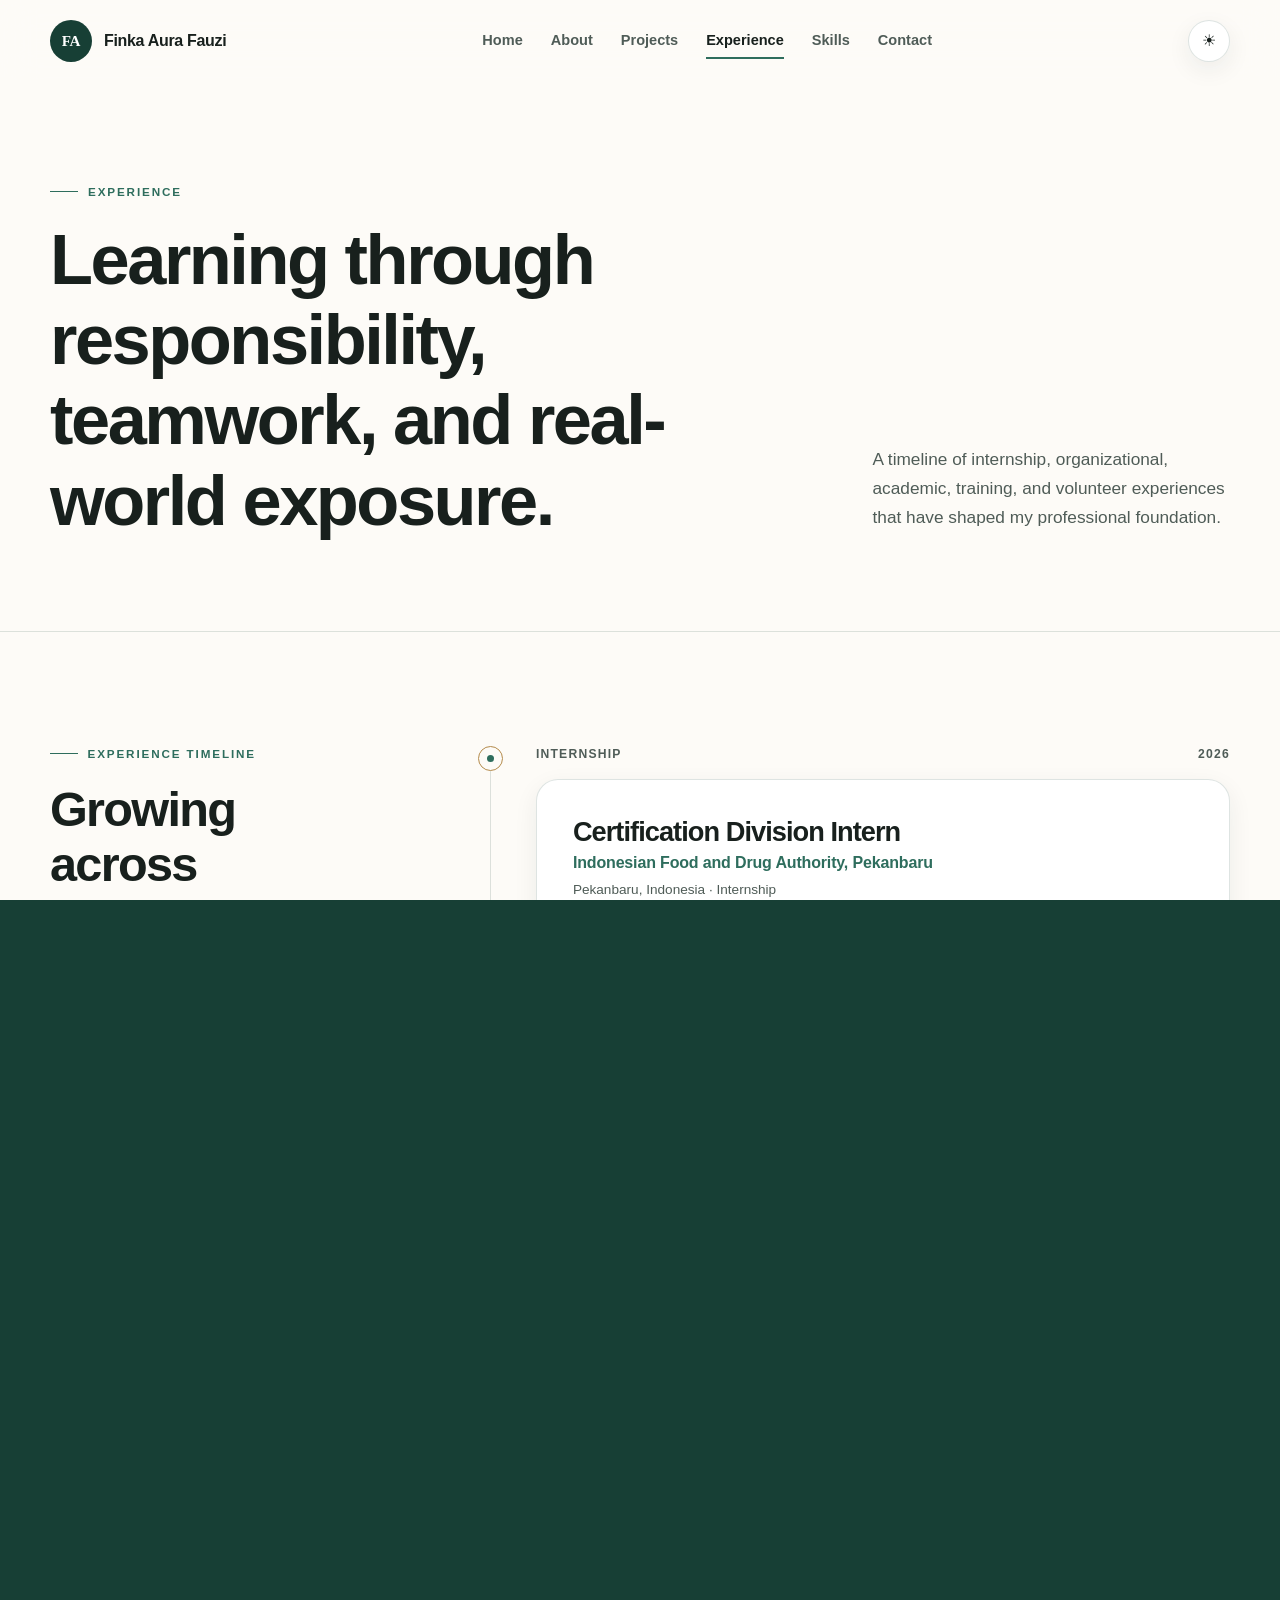
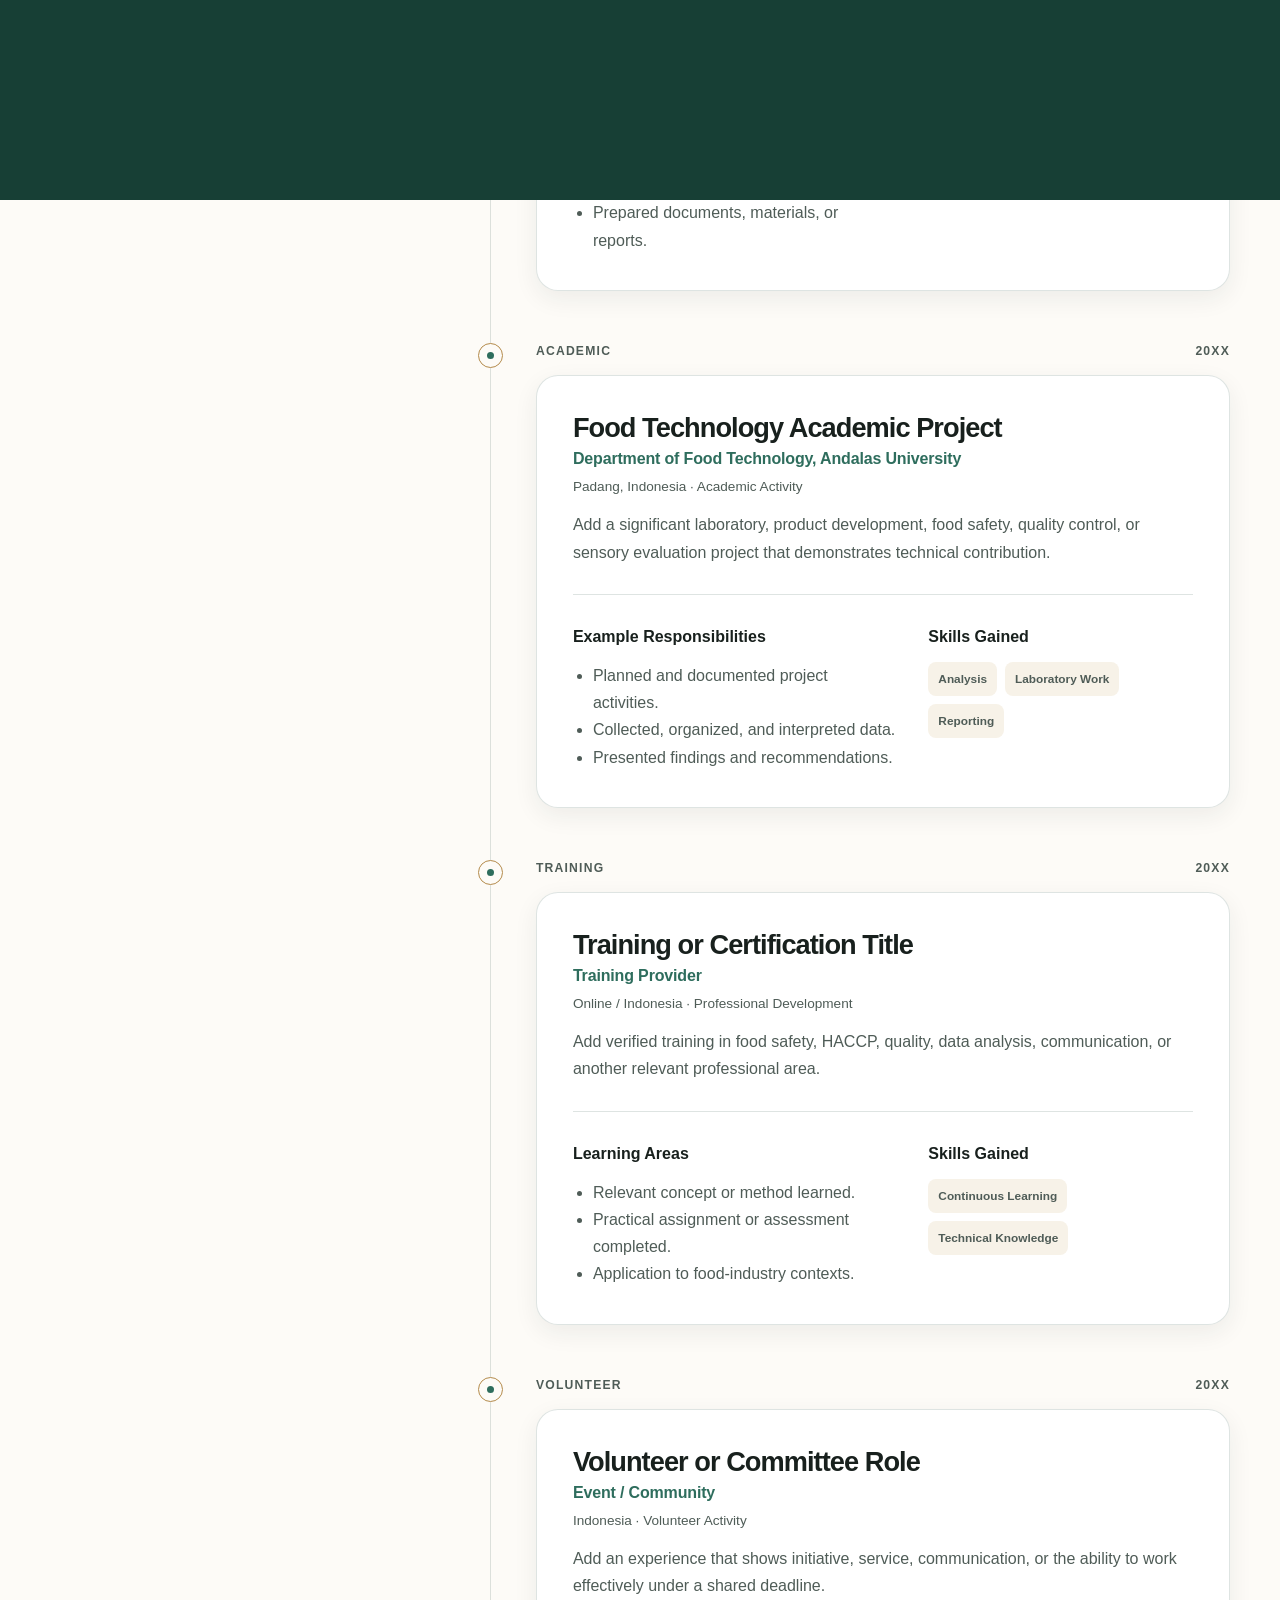
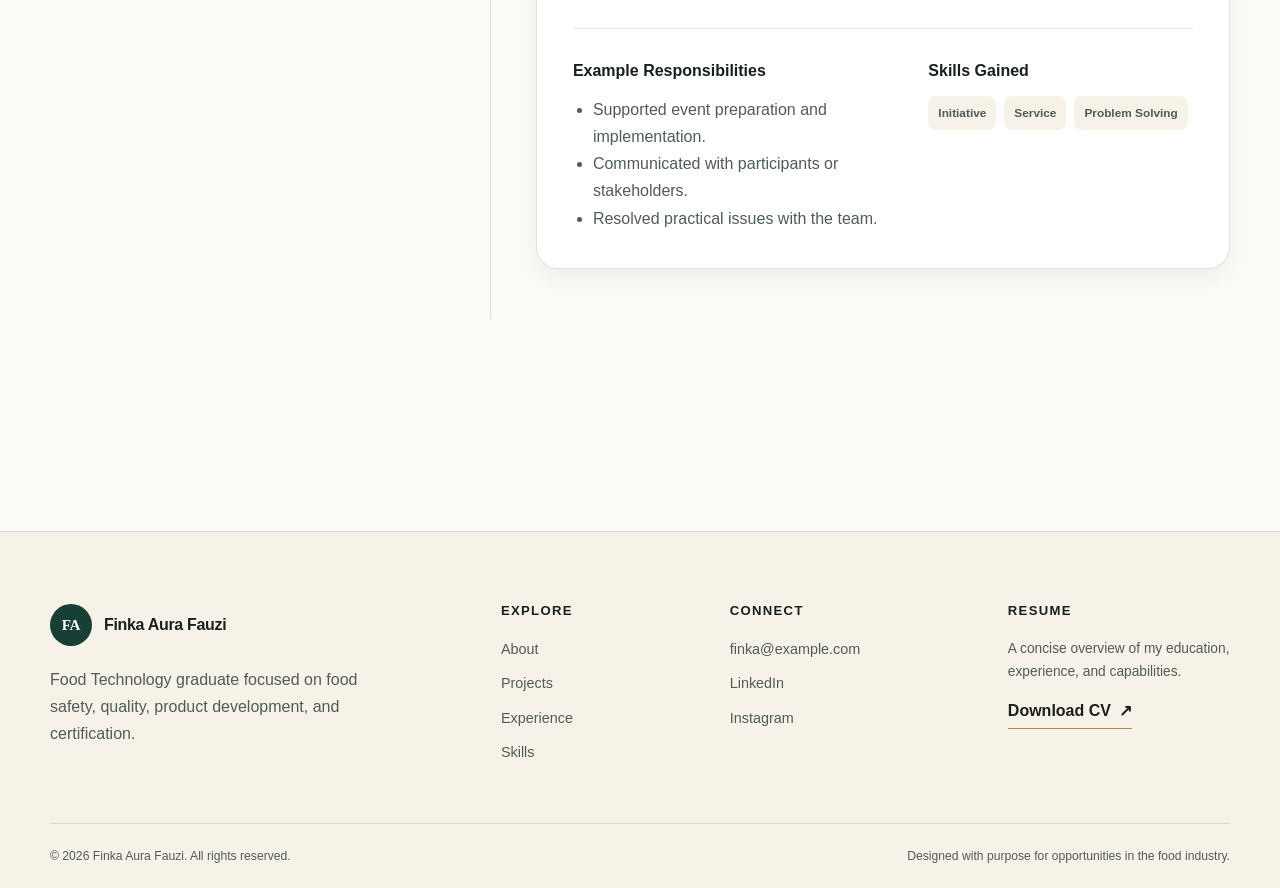
<file: experience.html>
<!DOCTYPE html>
<html lang="en">
<head>

<meta charset="UTF-8">
<meta name="viewport" content="width=device-width, initial-scale=1.0">
<meta name="author" content="Finka Aura Fauzi">
<meta name="theme-color" content="#173f35">
<link rel="icon" type="image/png" href="assets/icons/favicon.png">
<link rel="stylesheet" href="css/style.css">
<link rel="stylesheet" href="css/responsive.css">
<script src="js/script.js" defer></script>

  <title>Experience | Finka Aura Fauzi</title>
  <meta name="description" content="View internship, organizational, academic, training, and volunteer experience from Finka Aura Fauzi.">
  <meta property="og:title" content="Experience | Finka Aura Fauzi">
  <meta property="og:description" content="View internship, organizational, academic, training, and volunteer experience from Finka Aura Fauzi.">
  <meta property="og:type" content="website">
  <meta property="og:image" content="assets/images/profile.jpg">
</head>
<body data-page="experience">
  <a class="skip-link" href="#main-content">Skip to main content</a>

<div class="page-loader" id="page-loader" aria-hidden="true">
  <div class="loader-mark">FA</div>
  <div class="loader-line"><span></span></div>
</div>
<div class="page-transition" aria-hidden="true"></div>


<header class="site-header" id="site-header">
  <div class="container nav-container">
    <a class="brand" href="index.html" aria-label="Finka Aura Fauzi home">
      <span class="brand-mark" aria-hidden="true">FA</span>
      <span class="brand-text">Finka Aura Fauzi</span>
    </a>

    <nav class="main-nav" id="main-nav" aria-label="Primary navigation">
      <a href="index.html" data-nav="home">Home</a>
      <a href="about.html" data-nav="about">About</a>
      <a href="projects.html" data-nav="projects">Projects</a>
      <a href="experience.html" data-nav="experience">Experience</a>
      <a href="skills.html" data-nav="skills">Skills</a>
      <a href="contact.html" data-nav="contact">Contact</a>
    </nav>

    <div class="nav-actions">
      <button class="icon-button theme-toggle" id="theme-toggle" type="button" aria-label="Switch to dark mode" title="Change color theme">
        <span class="sun-icon" aria-hidden="true">☀</span>
        <span class="moon-icon" aria-hidden="true">☾</span>
      </button>
      <button class="menu-toggle" id="menu-toggle" type="button" aria-label="Open navigation menu" aria-expanded="false" aria-controls="main-nav">
        <span></span><span></span><span></span>
      </button>
    </div>
  </div>
</header>

  <main id="main-content">

<section class="page-hero compact-hero section-pad">
  <div class="container page-hero-grid">
    <div class="reveal"><p class="eyebrow"><span></span> Experience</p><h1>Learning through responsibility, teamwork, and real-world exposure.</h1></div>
    <p class="page-hero-lead reveal reveal-delay-1">A timeline of internship, organizational, academic, training, and volunteer experiences that have shaped my professional foundation.</p>
  </div>
</section>

<section class="section-pad experience-section">
  <div class="container experience-layout">
    <aside class="experience-aside reveal"><p class="eyebrow"><span></span> Experience Timeline</p><h2>Growing across technical and collaborative settings.</h2><p>Replace the sample dates and details below with your final verified information before publishing.</p><a class="button button-secondary" href="assets/documents/finka-aura-fauzi-cv.pdf" download>Download CV</a></aside>
    <div class="experience-timeline">
      <article class="experience-item reveal">
        <div class="timeline-marker"><span></span></div>
        <div class="experience-meta"><span>Internship</span><time>2026</time></div>
        <div class="experience-card"><h2>Certification Division Intern</h2><h3>Indonesian Food and Drug Authority, Pekanbaru</h3><p class="location">Pekanbaru, Indonesia · Internship</p><p>Supported food certification and registration activities, reviewed food business documentation, observed production facilities, assisted with food labeling evaluation, and learned about the requirements for processed food distribution permits.</p><div class="experience-columns"><div><h4>Key Responsibilities</h4><ul><li>Supported administrative document review.</li><li>Observed production and facility requirements.</li><li>Assisted with label and process information.</li><li>Documented daily activities and learning.</li></ul></div><div><h4>Skills Gained</h4><div class="tool-list"><span>Certification</span><span>Documentation</span><span>Food Labeling</span><span>Communication</span></div></div></div></div>
      </article>

      <article class="experience-item reveal">
        <div class="timeline-marker"><span></span></div>
        <div class="experience-meta"><span>Organization</span><time>20XX - 20XX</time></div>
        <div class="experience-card"><h2>Organizational Role</h2><h3>Student Organization / University Community</h3><p class="location">Andalas University · Organization</p><p>Add your official role, organization name, period, and a concise explanation of your contribution to programs, communication, or team coordination.</p><div class="experience-columns"><div><h4>Example Responsibilities</h4><ul><li>Coordinated tasks and timelines with team members.</li><li>Supported events, programs, or participant communication.</li><li>Prepared documents, materials, or reports.</li></ul></div><div><h4>Skills Gained</h4><div class="tool-list"><span>Teamwork</span><span>Coordination</span><span>Public Speaking</span></div></div></div></div>
      </article>

      <article class="experience-item reveal">
        <div class="timeline-marker"><span></span></div>
        <div class="experience-meta"><span>Academic</span><time>20XX</time></div>
        <div class="experience-card"><h2>Food Technology Academic Project</h2><h3>Department of Food Technology, Andalas University</h3><p class="location">Padang, Indonesia · Academic Activity</p><p>Add a significant laboratory, product development, food safety, quality control, or sensory evaluation project that demonstrates technical contribution.</p><div class="experience-columns"><div><h4>Example Responsibilities</h4><ul><li>Planned and documented project activities.</li><li>Collected, organized, and interpreted data.</li><li>Presented findings and recommendations.</li></ul></div><div><h4>Skills Gained</h4><div class="tool-list"><span>Analysis</span><span>Laboratory Work</span><span>Reporting</span></div></div></div></div>
      </article>

      <article class="experience-item reveal">
        <div class="timeline-marker"><span></span></div>
        <div class="experience-meta"><span>Training</span><time>20XX</time></div>
        <div class="experience-card"><h2>Training or Certification Title</h2><h3>Training Provider</h3><p class="location">Online / Indonesia · Professional Development</p><p>Add verified training in food safety, HACCP, quality, data analysis, communication, or another relevant professional area.</p><div class="experience-columns"><div><h4>Learning Areas</h4><ul><li>Relevant concept or method learned.</li><li>Practical assignment or assessment completed.</li><li>Application to food-industry contexts.</li></ul></div><div><h4>Skills Gained</h4><div class="tool-list"><span>Continuous Learning</span><span>Technical Knowledge</span></div></div></div></div>
      </article>

      <article class="experience-item reveal">
        <div class="timeline-marker"><span></span></div>
        <div class="experience-meta"><span>Volunteer</span><time>20XX</time></div>
        <div class="experience-card"><h2>Volunteer or Committee Role</h2><h3>Event / Community</h3><p class="location">Indonesia · Volunteer Activity</p><p>Add an experience that shows initiative, service, communication, or the ability to work effectively under a shared deadline.</p><div class="experience-columns"><div><h4>Example Responsibilities</h4><ul><li>Supported event preparation and implementation.</li><li>Communicated with participants or stakeholders.</li><li>Resolved practical issues with the team.</li></ul></div><div><h4>Skills Gained</h4><div class="tool-list"><span>Initiative</span><span>Service</span><span>Problem Solving</span></div></div></div></div>
      </article>
    </div>
  </div>
</section>

  </main>

<footer class="site-footer">
  <div class="container footer-grid">
    <div>
      <a class="brand footer-brand" href="index.html">
        <span class="brand-mark" aria-hidden="true">FA</span>
        <span class="brand-text">Finka Aura Fauzi</span>
      </a>
      <p class="footer-description">Food Technology graduate focused on food safety, quality, product development, and certification.</p>
    </div>
    <div>
      <h2 class="footer-heading">Explore</h2>
      <div class="footer-links">
        <a href="about.html">About</a>
        <a href="projects.html">Projects</a>
        <a href="experience.html">Experience</a>
        <a href="skills.html">Skills</a>
      </div>
    </div>
    <div>
      <h2 class="footer-heading">Connect</h2>
      <div class="footer-links">
        <a href="mailto:finka@example.com">finka@example.com</a>
        <a href="#" aria-label="Finka Aura Fauzi on LinkedIn">LinkedIn</a>
        <a href="#" aria-label="Finka Aura Fauzi on Instagram">Instagram</a>
      </div>
    </div>
    <div>
      <h2 class="footer-heading">Resume</h2>
      <p class="footer-small">A concise overview of my education, experience, and capabilities.</p>
      <a class="text-link" href="assets/documents/finka-aura-fauzi-cv.pdf" download>Download CV <span aria-hidden="true">↗</span></a>
    </div>
  </div>
  <div class="container footer-bottom">
    <p>© <span id="current-year"></span> Finka Aura Fauzi. All rights reserved.</p>
    <p>Designed with purpose for opportunities in the food industry.</p>
  </div>
</footer>

<button class="scroll-top" id="scroll-top" type="button" aria-label="Scroll to the top of the page">↑</button>

</body>
</html>
</file>
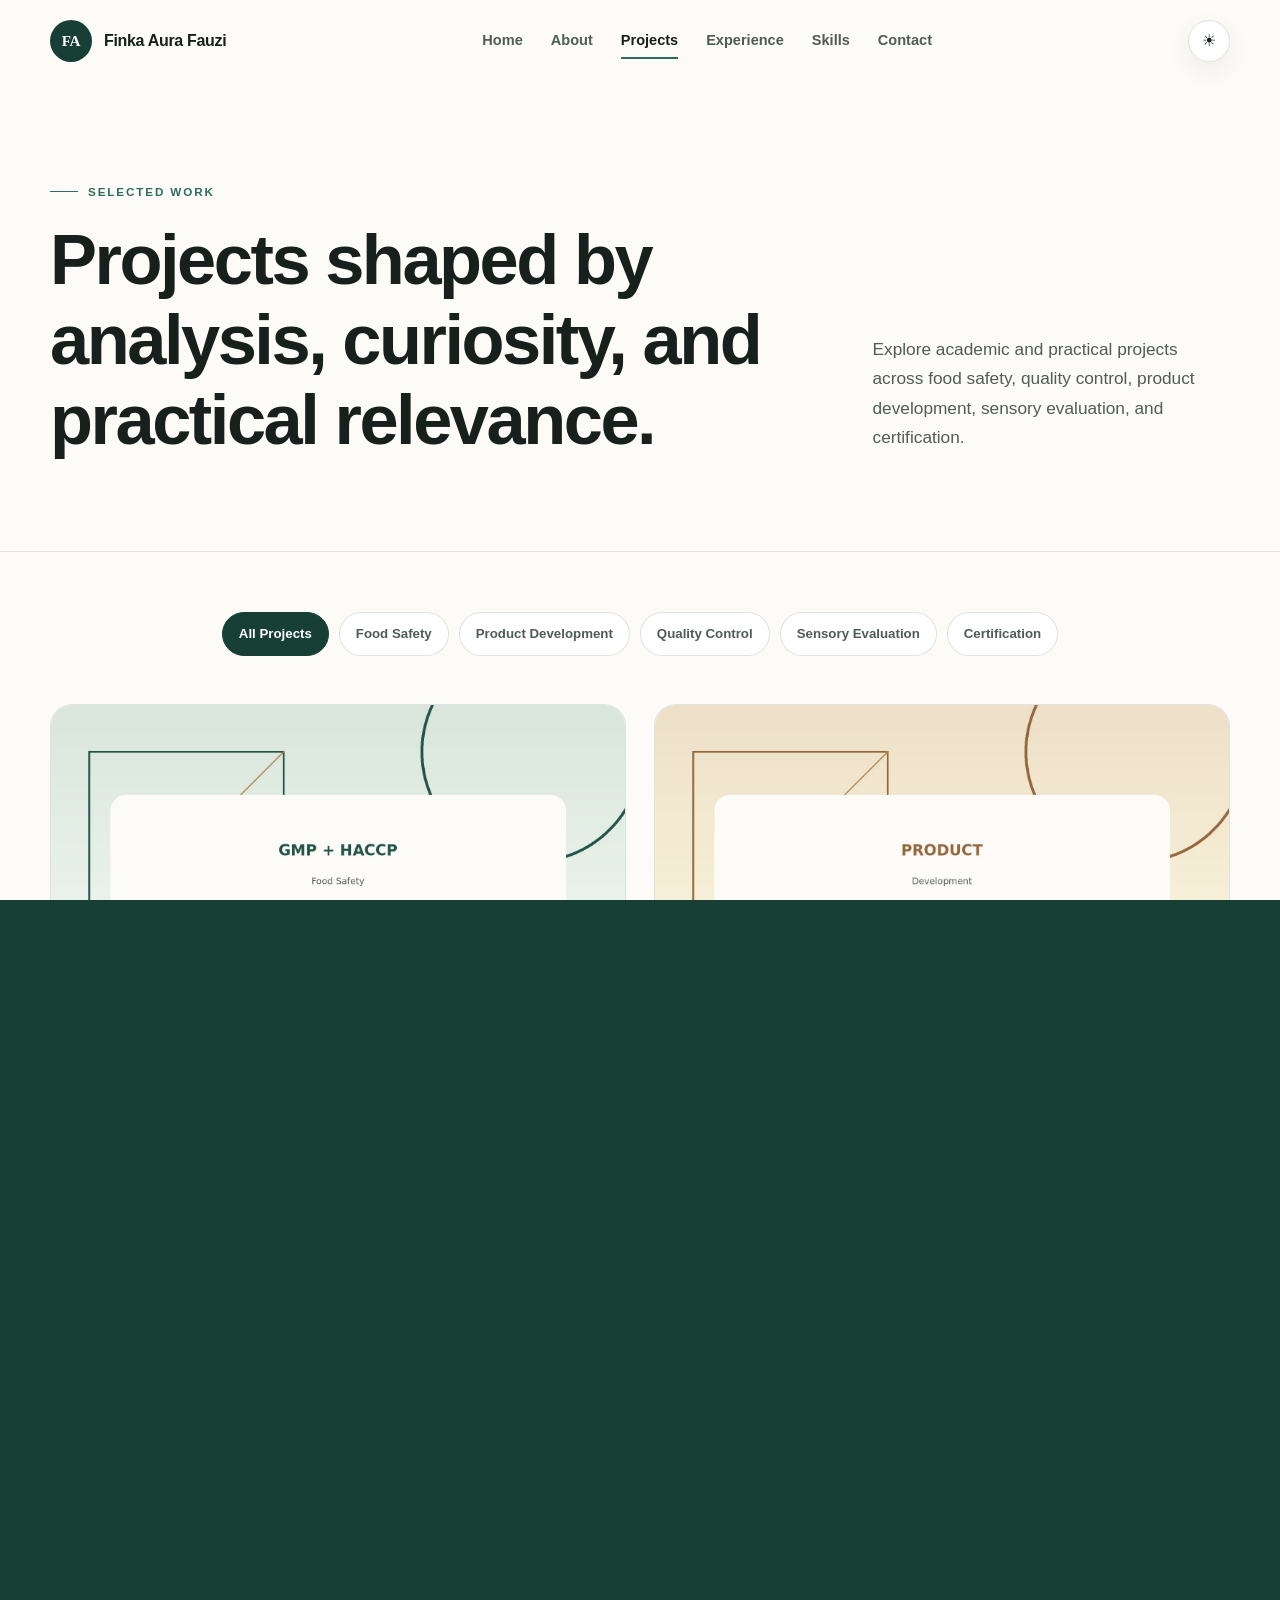
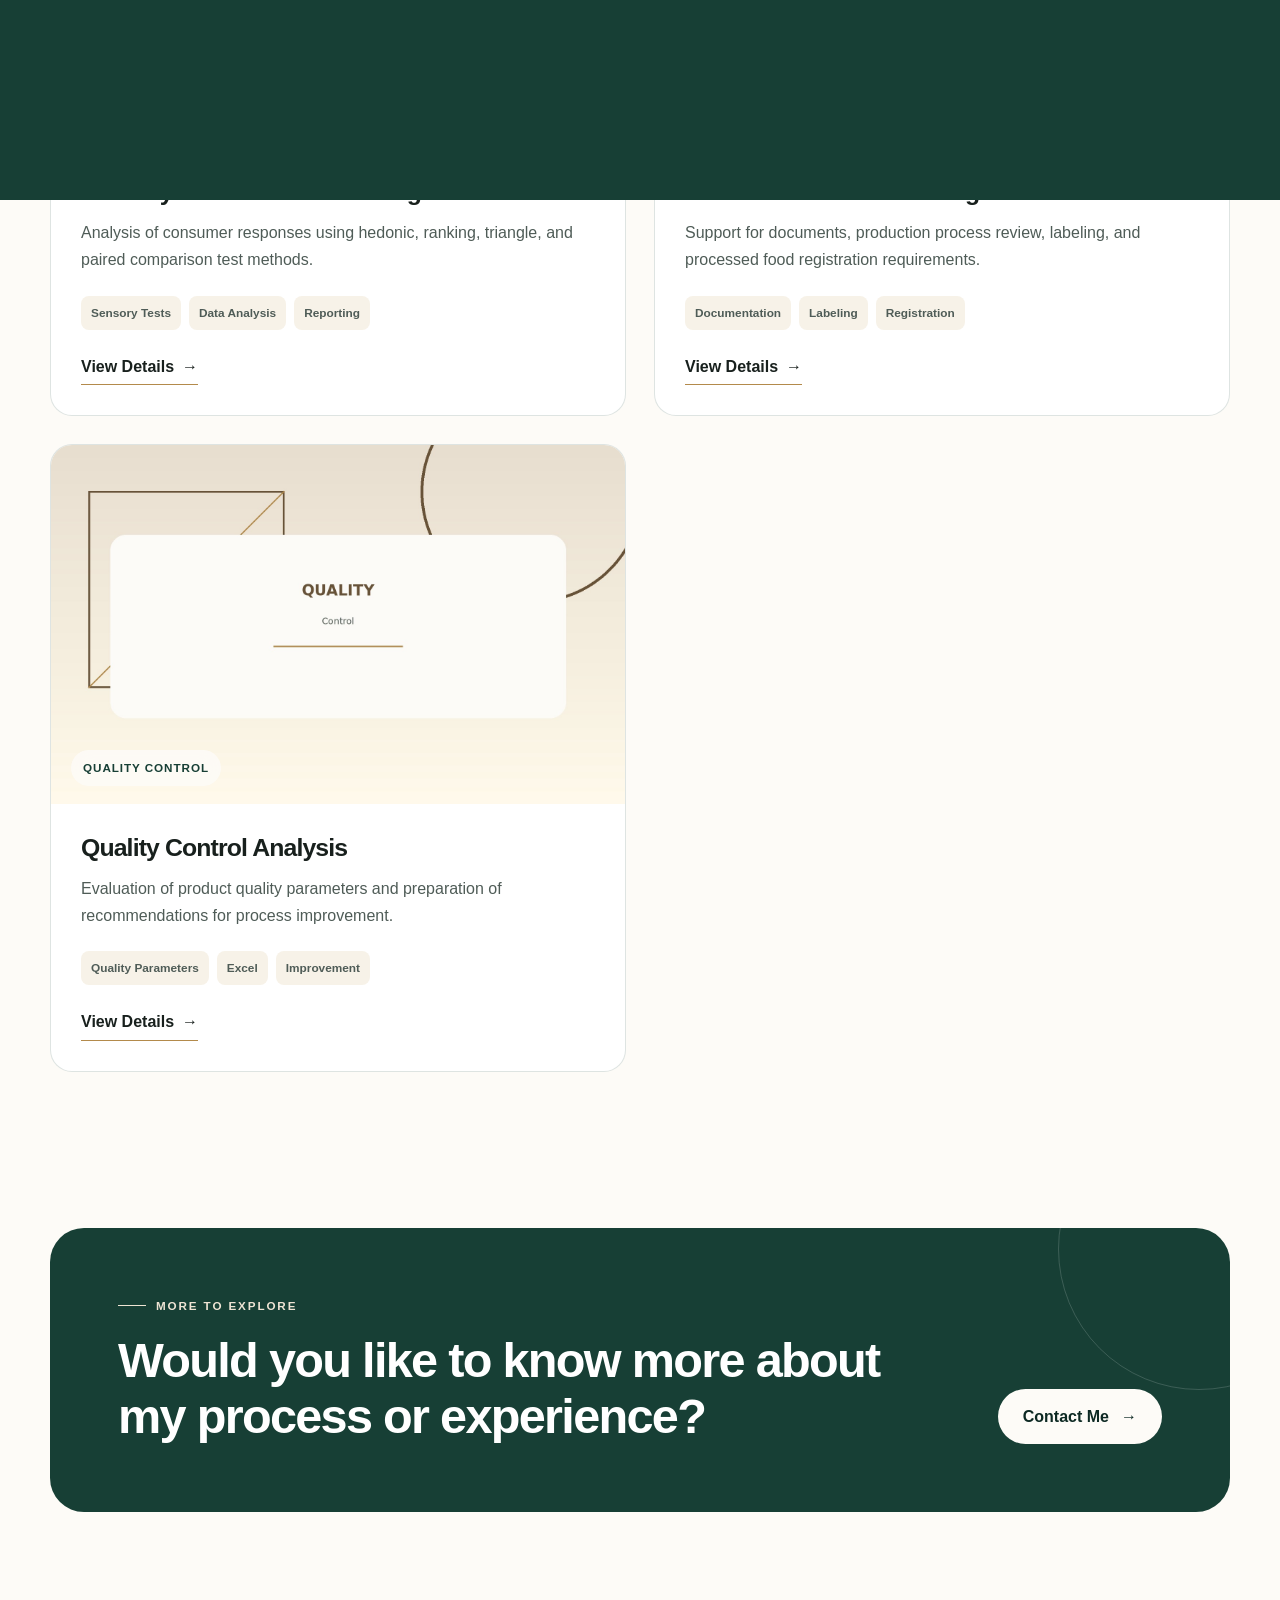
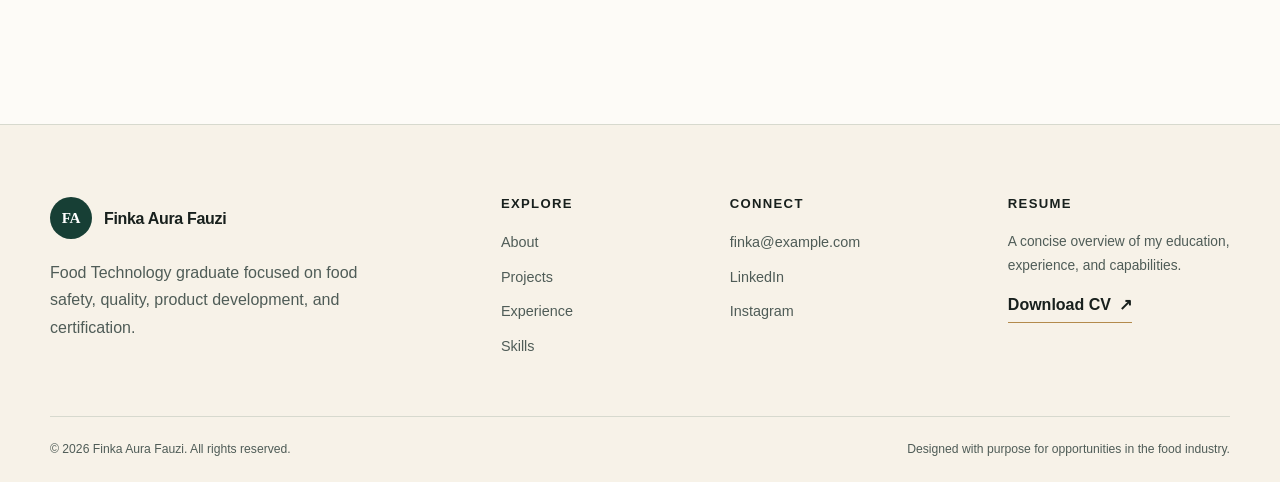
<file: projects.html>
<!DOCTYPE html>
<html lang="en">
<head>

<meta charset="UTF-8">
<meta name="viewport" content="width=device-width, initial-scale=1.0">
<meta name="author" content="Finka Aura Fauzi">
<meta name="theme-color" content="#173f35">
<link rel="icon" type="image/png" href="assets/icons/favicon.png">
<link rel="stylesheet" href="css/style.css">
<link rel="stylesheet" href="css/responsive.css">
<script src="js/script.js" defer></script>

  <title>Projects | Finka Aura Fauzi</title>
  <meta name="description" content="Explore selected food safety, product development, sensory evaluation, certification, and quality control projects by Finka Aura Fauzi.">
  <meta property="og:title" content="Projects | Finka Aura Fauzi">
  <meta property="og:description" content="Explore selected food safety, product development, sensory evaluation, certification, and quality control projects by Finka Aura Fauzi.">
  <meta property="og:type" content="website">
  <meta property="og:image" content="assets/images/profile.jpg">
</head>
<body data-page="projects">
  <a class="skip-link" href="#main-content">Skip to main content</a>

<div class="page-loader" id="page-loader" aria-hidden="true">
  <div class="loader-mark">FA</div>
  <div class="loader-line"><span></span></div>
</div>
<div class="page-transition" aria-hidden="true"></div>


<header class="site-header" id="site-header">
  <div class="container nav-container">
    <a class="brand" href="index.html" aria-label="Finka Aura Fauzi home">
      <span class="brand-mark" aria-hidden="true">FA</span>
      <span class="brand-text">Finka Aura Fauzi</span>
    </a>

    <nav class="main-nav" id="main-nav" aria-label="Primary navigation">
      <a href="index.html" data-nav="home">Home</a>
      <a href="about.html" data-nav="about">About</a>
      <a href="projects.html" data-nav="projects">Projects</a>
      <a href="experience.html" data-nav="experience">Experience</a>
      <a href="skills.html" data-nav="skills">Skills</a>
      <a href="contact.html" data-nav="contact">Contact</a>
    </nav>

    <div class="nav-actions">
      <button class="icon-button theme-toggle" id="theme-toggle" type="button" aria-label="Switch to dark mode" title="Change color theme">
        <span class="sun-icon" aria-hidden="true">☀</span>
        <span class="moon-icon" aria-hidden="true">☾</span>
      </button>
      <button class="menu-toggle" id="menu-toggle" type="button" aria-label="Open navigation menu" aria-expanded="false" aria-controls="main-nav">
        <span></span><span></span><span></span>
      </button>
    </div>
  </div>
</header>

  <main id="main-content">

<section class="page-hero compact-hero section-pad">
  <div class="container page-hero-grid">
    <div class="reveal"><p class="eyebrow"><span></span> Selected Work</p><h1>Projects shaped by analysis, curiosity, and practical relevance.</h1></div>
    <p class="page-hero-lead reveal reveal-delay-1">Explore academic and practical projects across food safety, quality control, product development, sensory evaluation, and certification.</p>
  </div>
</section>

<section class="section-pad projects-section">
  <div class="container">
    <div class="filter-bar reveal" role="group" aria-label="Filter projects by category">
      <button class="filter-button active" type="button" data-filter="all">All Projects</button>
      <button class="filter-button" type="button" data-filter="food-safety">Food Safety</button>
      <button class="filter-button" type="button" data-filter="product-development">Product Development</button>
      <button class="filter-button" type="button" data-filter="quality-control">Quality Control</button>
      <button class="filter-button" type="button" data-filter="sensory-evaluation">Sensory Evaluation</button>
      <button class="filter-button" type="button" data-filter="certification">Certification</button>
    </div>

    <div class="project-grid" id="project-grid">
      <article class="project-card reveal" data-category="food-safety">
        <div class="project-card-image"><img src="assets/images/project-1.jpg" alt="Placeholder image for GMP and HACCP evaluation project"><span class="project-category">Food Safety</span></div>
        <div class="project-card-body"><h2>GMP and HACCP Evaluation for a Small Food Business</h2><p>Evaluation of food production facilities based on Good Manufacturing Practices and preventive food safety principles.</p><div class="tool-list"><span>GMP</span><span>HACCP</span><span>Observation</span></div><button class="text-link project-detail-button" type="button" data-title="GMP and HACCP Evaluation for a Small Food Business" data-category-label="Food Safety" data-image="assets/images/project-1.jpg" data-description="This project evaluated production practices in a small food business using Good Manufacturing Practices and basic HACCP thinking. The work included observing facilities, personnel hygiene, equipment, process flow, sanitation, storage, and potential food safety risks." data-contribution="Conducted structured observations, documented gaps, connected findings with food safety principles, and prepared realistic improvement recommendations suitable for a small business." data-tools="GMP checklist, HACCP principles, field observation, documentation, report writing">View Details <span aria-hidden="true">→</span></button></div>
      </article>

      <article class="project-card reveal reveal-delay-1" data-category="product-development">
        <div class="project-card-image"><img src="assets/images/project-2.jpg" alt="Placeholder image for a food product development project"><span class="project-category">Product Development</span></div>
        <div class="project-card-body"><h2>Food Product Development Project</h2><p>Development and evaluation of an innovative product through formulation, processing, packaging, and market analysis.</p><div class="tool-list"><span>Formulation</span><span>Processing</span><span>Packaging</span></div><button class="text-link project-detail-button" type="button" data-title="Food Product Development Project" data-category-label="Product Development" data-image="assets/images/project-2.jpg" data-description="A structured food innovation project covering concept development, ingredient selection, formulation trials, processing decisions, packaging concepts, and preliminary market positioning." data-contribution="Supported idea development, trial planning, process documentation, evaluation of product strengths and limitations, and presentation of improvement opportunities." data-tools="Product formulation, process flow design, packaging concept, market analysis, presentation">View Details <span aria-hidden="true">→</span></button></div>
      </article>

      <article class="project-card reveal reveal-delay-2" data-category="sensory-evaluation">
        <div class="project-card-image"><img src="assets/images/project-3.jpg" alt="Placeholder image for sensory evaluation of beverages"><span class="project-category">Sensory Evaluation</span></div>
        <div class="project-card-body"><h2>Sensory Evaluation of Beverage Products</h2><p>Analysis of consumer responses using hedonic, ranking, triangle, and paired comparison test methods.</p><div class="tool-list"><span>Sensory Tests</span><span>Data Analysis</span><span>Reporting</span></div><button class="text-link project-detail-button" type="button" data-title="Sensory Evaluation of Beverage Products" data-category-label="Sensory Evaluation" data-image="assets/images/project-3.jpg" data-description="This academic project explored consumer perception and product differences using several sensory evaluation methods. It emphasized correct sample presentation, panelist instructions, data recording, and interpretation." data-contribution="Prepared evaluation materials, supported panel execution, organized response data, interpreted results, and communicated conclusions clearly." data-tools="Hedonic test, ranking test, triangle test, paired comparison, spreadsheet analysis">View Details <span aria-hidden="true">→</span></button></div>
      </article>

      <article class="project-card reveal" data-category="certification">
        <div class="project-card-image"><img src="assets/images/project-4.jpg" alt="Placeholder image for food certification and registration assistance"><span class="project-category">Certification</span></div>
        <div class="project-card-body"><h2>Food Certification and Registration Assistance</h2><p>Support for documents, production process review, labeling, and processed food registration requirements.</p><div class="tool-list"><span>Documentation</span><span>Labeling</span><span>Registration</span></div><button class="text-link project-detail-button" type="button" data-title="Food Certification and Registration Assistance" data-category-label="Certification" data-image="assets/images/project-4.jpg" data-description="Practical exposure to food business certification and processed food registration activities, including document review, production process understanding, label information, and facility observations." data-contribution="Assisted with organizing information, reviewing documentation, observing compliance needs, and learning how regulatory requirements are translated into practical actions for food businesses." data-tools="Document review, food labeling, production flow, regulatory learning, communication">View Details <span aria-hidden="true">→</span></button></div>
      </article>

      <article class="project-card reveal reveal-delay-1" data-category="quality-control">
        <div class="project-card-image"><img src="assets/images/project-5.jpg" alt="Placeholder image for quality control analysis"><span class="project-category">Quality Control</span></div>
        <div class="project-card-body"><h2>Quality Control Analysis</h2><p>Evaluation of product quality parameters and preparation of recommendations for process improvement.</p><div class="tool-list"><span>Quality Parameters</span><span>Excel</span><span>Improvement</span></div><button class="text-link project-detail-button" type="button" data-title="Quality Control Analysis" data-category-label="Quality Control" data-image="assets/images/project-5.jpg" data-description="An analysis project focused on reviewing product or process quality data, recognizing variation, and connecting results with practical quality improvement decisions." data-contribution="Organized data, compared results with expected criteria, identified possible causes of variation, and summarized recommendations in a clear report." data-tools="Quality control, Microsoft Excel, data interpretation, technical reporting">View Details <span aria-hidden="true">→</span></button></div>
      </article>
    </div>
  </div>
</section>

<div class="modal" id="project-modal" role="dialog" aria-modal="true" aria-labelledby="modal-title" aria-hidden="true">
  <div class="modal-backdrop" data-modal-close></div>
  <div class="modal-panel" role="document">
    <button class="modal-close" type="button" aria-label="Close project details" data-modal-close>×</button>
    <div class="modal-image"><img id="modal-image" src="assets/images/project-1.jpg" alt="Selected project placeholder"></div>
    <div class="modal-content"><span class="tag" id="modal-category">Category</span><h2 id="modal-title">Project Title</h2><p id="modal-description"></p><h3>My Contribution</h3><p id="modal-contribution"></p><h3>Methods and Skills</h3><p id="modal-tools"></p><a class="button button-primary" href="contact.html">Discuss This Work</a></div>
  </div>
</div>

<section class="section-pad cta-section">
  <div class="container"><div class="cta-card reveal"><div><p class="eyebrow eyebrow-light"><span></span> More to Explore</p><h2>Would you like to know more about my process or experience?</h2></div><a class="button button-light" href="contact.html">Contact Me <span aria-hidden="true">→</span></a></div></div>
</section>

  </main>

<footer class="site-footer">
  <div class="container footer-grid">
    <div>
      <a class="brand footer-brand" href="index.html">
        <span class="brand-mark" aria-hidden="true">FA</span>
        <span class="brand-text">Finka Aura Fauzi</span>
      </a>
      <p class="footer-description">Food Technology graduate focused on food safety, quality, product development, and certification.</p>
    </div>
    <div>
      <h2 class="footer-heading">Explore</h2>
      <div class="footer-links">
        <a href="about.html">About</a>
        <a href="projects.html">Projects</a>
        <a href="experience.html">Experience</a>
        <a href="skills.html">Skills</a>
      </div>
    </div>
    <div>
      <h2 class="footer-heading">Connect</h2>
      <div class="footer-links">
        <a href="mailto:finka@example.com">finka@example.com</a>
        <a href="#" aria-label="Finka Aura Fauzi on LinkedIn">LinkedIn</a>
        <a href="#" aria-label="Finka Aura Fauzi on Instagram">Instagram</a>
      </div>
    </div>
    <div>
      <h2 class="footer-heading">Resume</h2>
      <p class="footer-small">A concise overview of my education, experience, and capabilities.</p>
      <a class="text-link" href="assets/documents/finka-aura-fauzi-cv.pdf" download>Download CV <span aria-hidden="true">↗</span></a>
    </div>
  </div>
  <div class="container footer-bottom">
    <p>© <span id="current-year"></span> Finka Aura Fauzi. All rights reserved.</p>
    <p>Designed with purpose for opportunities in the food industry.</p>
  </div>
</footer>

<button class="scroll-top" id="scroll-top" type="button" aria-label="Scroll to the top of the page">↑</button>

</body>
</html>
</file>
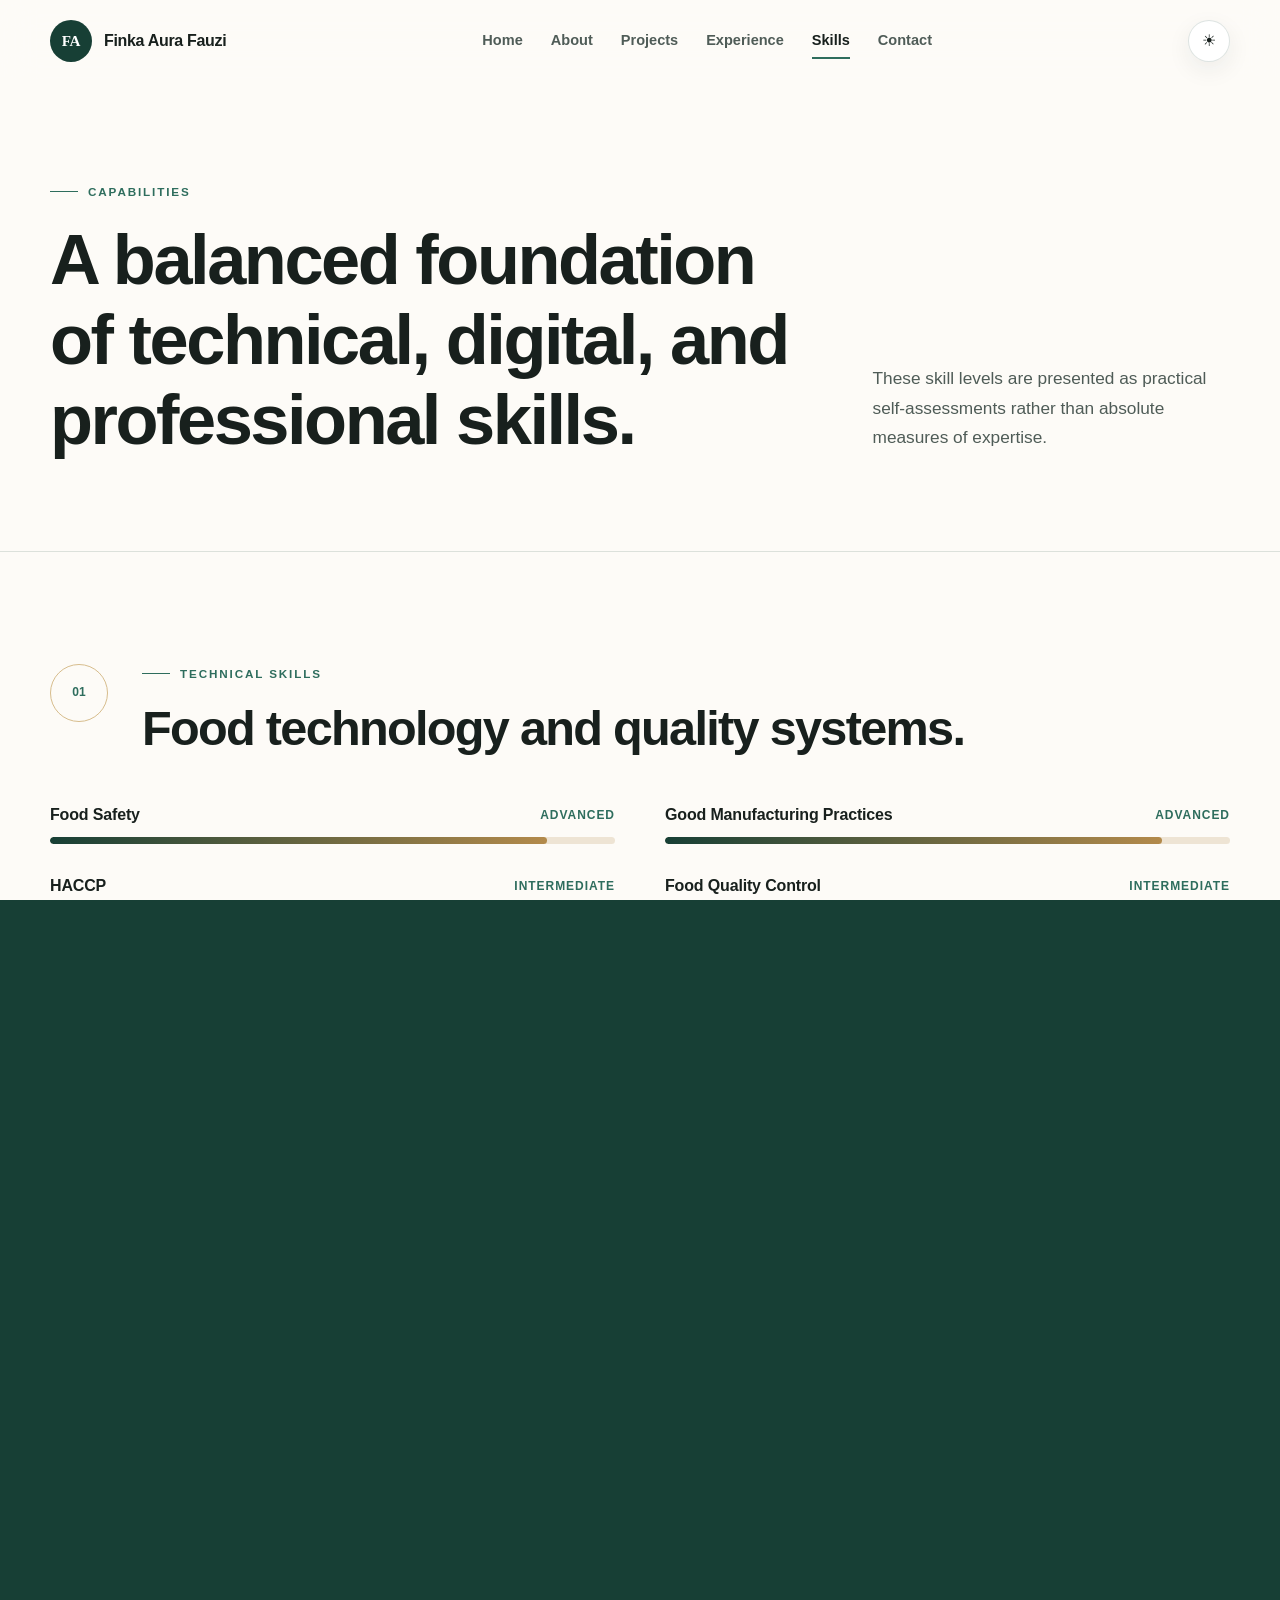
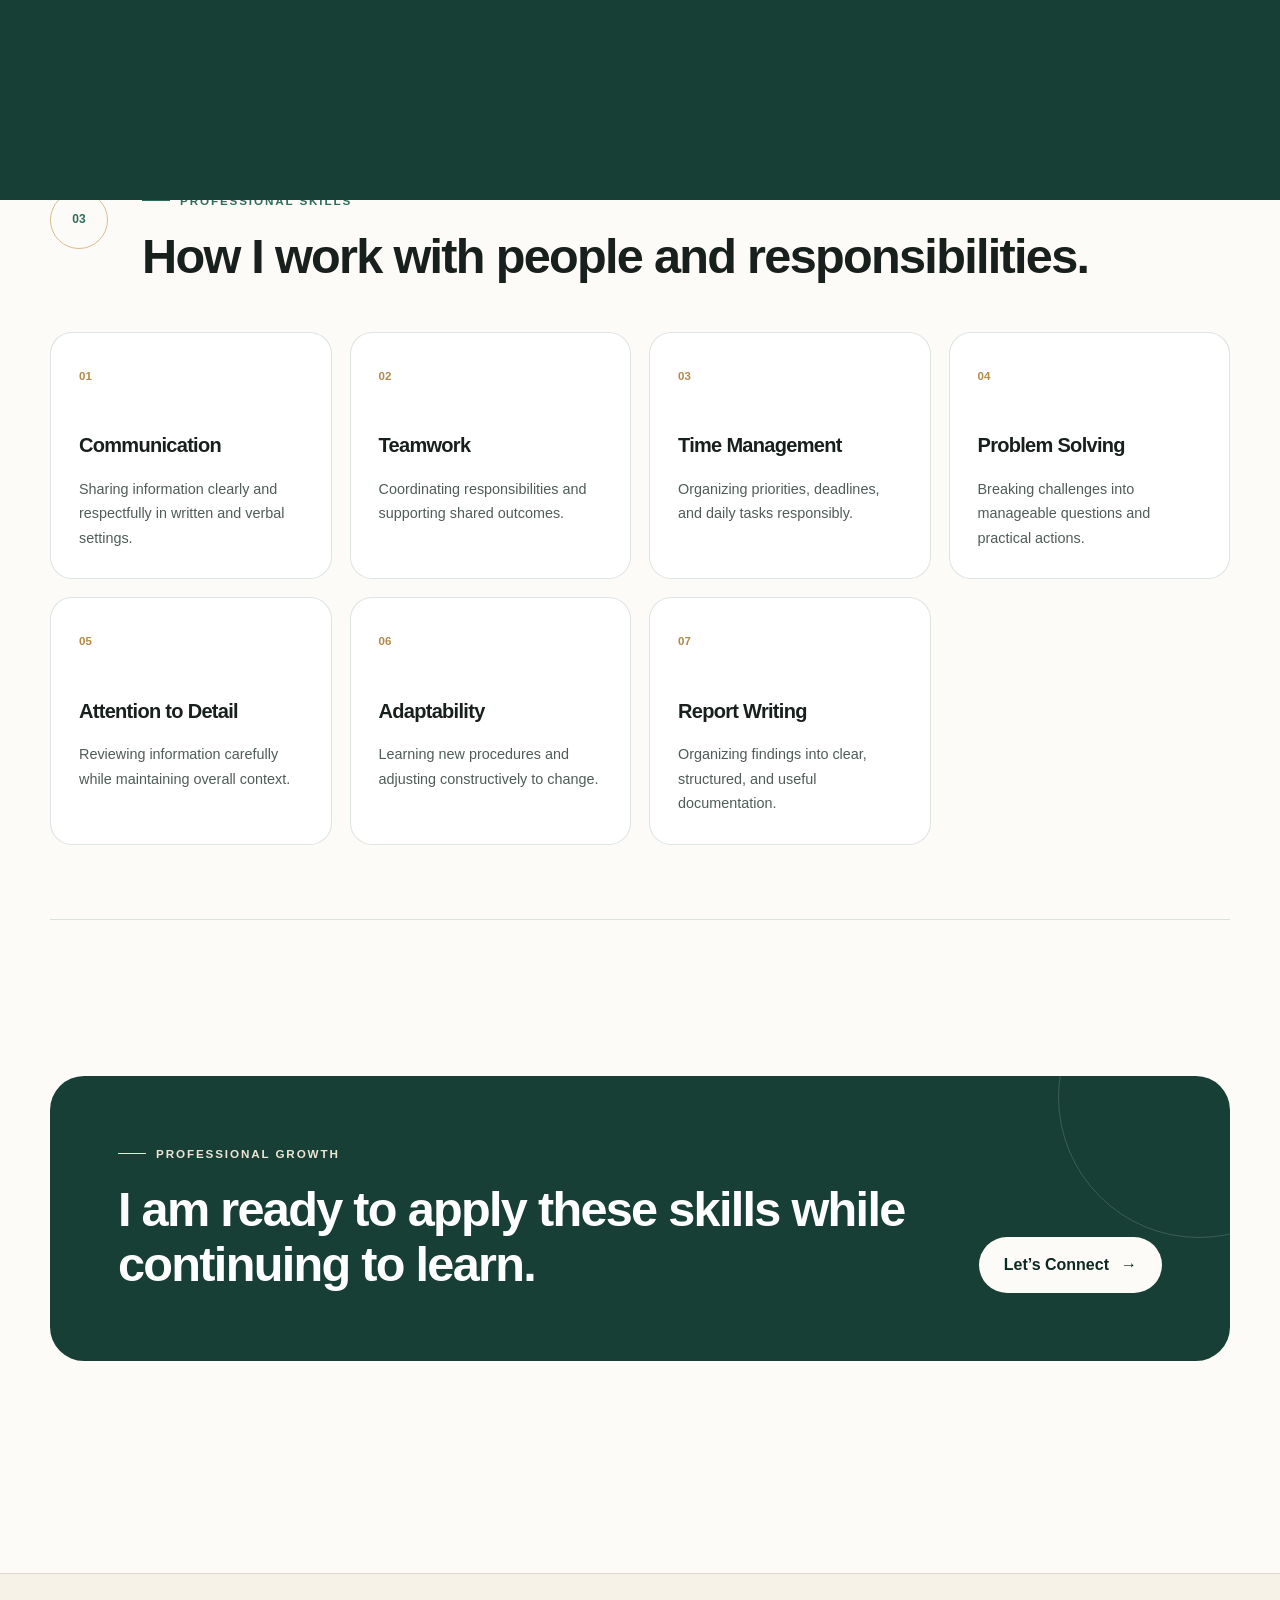
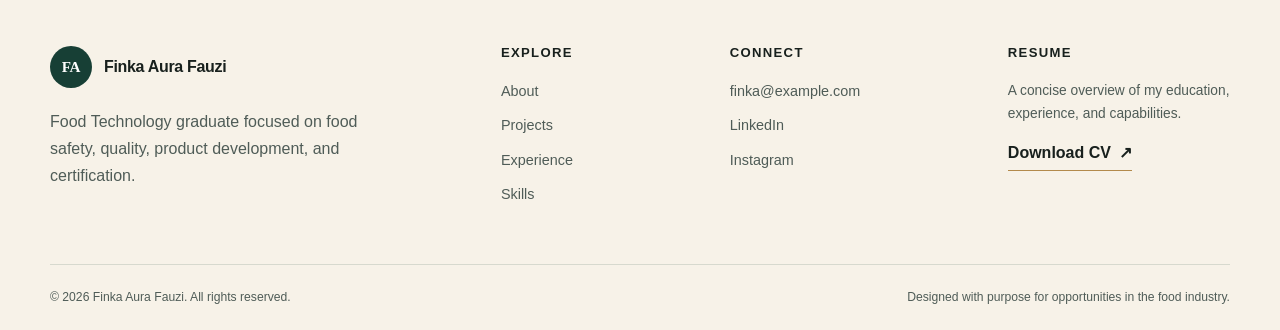
<file: skills.html>
<!DOCTYPE html>
<html lang="en">
<head>

<meta charset="UTF-8">
<meta name="viewport" content="width=device-width, initial-scale=1.0">
<meta name="author" content="Finka Aura Fauzi">
<meta name="theme-color" content="#173f35">
<link rel="icon" type="image/png" href="assets/icons/favicon.png">
<link rel="stylesheet" href="css/style.css">
<link rel="stylesheet" href="css/responsive.css">
<script src="js/script.js" defer></script>

  <title>Skills | Finka Aura Fauzi</title>
  <meta name="description" content="Explore the technical, software, and professional skills of Food Technology graduate Finka Aura Fauzi.">
  <meta property="og:title" content="Skills | Finka Aura Fauzi">
  <meta property="og:description" content="Explore the technical, software, and professional skills of Food Technology graduate Finka Aura Fauzi.">
  <meta property="og:type" content="website">
  <meta property="og:image" content="assets/images/profile.jpg">
</head>
<body data-page="skills">
  <a class="skip-link" href="#main-content">Skip to main content</a>

<div class="page-loader" id="page-loader" aria-hidden="true">
  <div class="loader-mark">FA</div>
  <div class="loader-line"><span></span></div>
</div>
<div class="page-transition" aria-hidden="true"></div>


<header class="site-header" id="site-header">
  <div class="container nav-container">
    <a class="brand" href="index.html" aria-label="Finka Aura Fauzi home">
      <span class="brand-mark" aria-hidden="true">FA</span>
      <span class="brand-text">Finka Aura Fauzi</span>
    </a>

    <nav class="main-nav" id="main-nav" aria-label="Primary navigation">
      <a href="index.html" data-nav="home">Home</a>
      <a href="about.html" data-nav="about">About</a>
      <a href="projects.html" data-nav="projects">Projects</a>
      <a href="experience.html" data-nav="experience">Experience</a>
      <a href="skills.html" data-nav="skills">Skills</a>
      <a href="contact.html" data-nav="contact">Contact</a>
    </nav>

    <div class="nav-actions">
      <button class="icon-button theme-toggle" id="theme-toggle" type="button" aria-label="Switch to dark mode" title="Change color theme">
        <span class="sun-icon" aria-hidden="true">☀</span>
        <span class="moon-icon" aria-hidden="true">☾</span>
      </button>
      <button class="menu-toggle" id="menu-toggle" type="button" aria-label="Open navigation menu" aria-expanded="false" aria-controls="main-nav">
        <span></span><span></span><span></span>
      </button>
    </div>
  </div>
</header>

  <main id="main-content">

<section class="page-hero compact-hero section-pad">
  <div class="container page-hero-grid">
    <div class="reveal"><p class="eyebrow"><span></span> Capabilities</p><h1>A balanced foundation of technical, digital, and professional skills.</h1></div>
    <p class="page-hero-lead reveal reveal-delay-1">These skill levels are presented as practical self-assessments rather than absolute measures of expertise.</p>
  </div>
</section>

<section class="section-pad skills-section">
  <div class="container">
    <div class="skill-category reveal">
      <div class="skill-category-heading"><span class="category-index">01</span><div><p class="eyebrow"><span></span> Technical Skills</p><h2>Food technology and quality systems.</h2></div></div>
      <div class="skill-bars">
        <div class="skill-bar" data-level="advanced"><div class="skill-info"><h3>Food Safety</h3><span>Advanced</span></div><div class="bar-track" role="progressbar" aria-label="Food Safety level: Advanced" aria-valuemin="0" aria-valuemax="100" aria-valuenow="88"><span></span></div></div>
        <div class="skill-bar" data-level="advanced"><div class="skill-info"><h3>Good Manufacturing Practices</h3><span>Advanced</span></div><div class="bar-track" role="progressbar" aria-label="GMP level: Advanced" aria-valuemin="0" aria-valuemax="100" aria-valuenow="88"><span></span></div></div>
        <div class="skill-bar" data-level="intermediate"><div class="skill-info"><h3>HACCP</h3><span>Intermediate</span></div><div class="bar-track" role="progressbar" aria-label="HACCP level: Intermediate" aria-valuemin="0" aria-valuemax="100" aria-valuenow="70"><span></span></div></div>
        <div class="skill-bar" data-level="intermediate"><div class="skill-info"><h3>Food Quality Control</h3><span>Intermediate</span></div><div class="bar-track" role="progressbar" aria-label="Food Quality Control level: Intermediate" aria-valuemin="0" aria-valuemax="100" aria-valuenow="70"><span></span></div></div>
        <div class="skill-bar" data-level="intermediate"><div class="skill-info"><h3>Food Processing</h3><span>Intermediate</span></div><div class="bar-track" role="progressbar" aria-label="Food Processing level: Intermediate" aria-valuemin="0" aria-valuemax="100" aria-valuenow="70"><span></span></div></div>
        <div class="skill-bar" data-level="intermediate"><div class="skill-info"><h3>Food Product Development</h3><span>Intermediate</span></div><div class="bar-track" role="progressbar" aria-label="Food Product Development level: Intermediate" aria-valuemin="0" aria-valuemax="100" aria-valuenow="70"><span></span></div></div>
        <div class="skill-bar" data-level="advanced"><div class="skill-info"><h3>Sensory Evaluation</h3><span>Advanced</span></div><div class="bar-track" role="progressbar" aria-label="Sensory Evaluation level: Advanced" aria-valuemin="0" aria-valuemax="100" aria-valuenow="88"><span></span></div></div>
        <div class="skill-bar" data-level="intermediate"><div class="skill-info"><h3>Food Labeling & Certification</h3><span>Intermediate</span></div><div class="bar-track" role="progressbar" aria-label="Food Labeling and Certification level: Intermediate" aria-valuemin="0" aria-valuemax="100" aria-valuenow="70"><span></span></div></div>
        <div class="skill-bar" data-level="intermediate"><div class="skill-info"><h3>Laboratory Analysis</h3><span>Intermediate</span></div><div class="bar-track" role="progressbar" aria-label="Laboratory Analysis level: Intermediate" aria-valuemin="0" aria-valuemax="100" aria-valuenow="70"><span></span></div></div>
      </div>
    </div>

    <div class="skill-category reveal">
      <div class="skill-category-heading"><span class="category-index">02</span><div><p class="eyebrow"><span></span> Software Skills</p><h2>Tools for analysis, documentation, and communication.</h2></div></div>
      <div class="software-grid">
        <article class="software-card"><span class="software-monogram">W</span><div><h3>Microsoft Word</h3><p>Advanced</p></div></article>
        <article class="software-card"><span class="software-monogram">X</span><div><h3>Microsoft Excel</h3><p>Intermediate</p></div></article>
        <article class="software-card"><span class="software-monogram">P</span><div><h3>Microsoft PowerPoint</h3><p>Advanced</p></div></article>
        <article class="software-card"><span class="software-monogram">C</span><div><h3>Canva</h3><p>Advanced</p></div></article>
        <article class="software-card"><span class="software-monogram">S</span><div><h3>SPSS</h3><p>Basic to Intermediate</p></div></article>
      </div>
    </div>

    <div class="skill-category reveal">
      <div class="skill-category-heading"><span class="category-index">03</span><div><p class="eyebrow"><span></span> Professional Skills</p><h2>How I work with people and responsibilities.</h2></div></div>
      <div class="professional-grid">
        <article class="professional-card"><span>01</span><h3>Communication</h3><p>Sharing information clearly and respectfully in written and verbal settings.</p></article>
        <article class="professional-card"><span>02</span><h3>Teamwork</h3><p>Coordinating responsibilities and supporting shared outcomes.</p></article>
        <article class="professional-card"><span>03</span><h3>Time Management</h3><p>Organizing priorities, deadlines, and daily tasks responsibly.</p></article>
        <article class="professional-card"><span>04</span><h3>Problem Solving</h3><p>Breaking challenges into manageable questions and practical actions.</p></article>
        <article class="professional-card"><span>05</span><h3>Attention to Detail</h3><p>Reviewing information carefully while maintaining overall context.</p></article>
        <article class="professional-card"><span>06</span><h3>Adaptability</h3><p>Learning new procedures and adjusting constructively to change.</p></article>
        <article class="professional-card"><span>07</span><h3>Report Writing</h3><p>Organizing findings into clear, structured, and useful documentation.</p></article>
      </div>
    </div>
  </div>
</section>

<section class="section-pad cta-section">
  <div class="container"><div class="cta-card reveal"><div><p class="eyebrow eyebrow-light"><span></span> Professional Growth</p><h2>I am ready to apply these skills while continuing to learn.</h2></div><a class="button button-light" href="contact.html">Let’s Connect <span aria-hidden="true">→</span></a></div></div>
</section>

  </main>

<footer class="site-footer">
  <div class="container footer-grid">
    <div>
      <a class="brand footer-brand" href="index.html">
        <span class="brand-mark" aria-hidden="true">FA</span>
        <span class="brand-text">Finka Aura Fauzi</span>
      </a>
      <p class="footer-description">Food Technology graduate focused on food safety, quality, product development, and certification.</p>
    </div>
    <div>
      <h2 class="footer-heading">Explore</h2>
      <div class="footer-links">
        <a href="about.html">About</a>
        <a href="projects.html">Projects</a>
        <a href="experience.html">Experience</a>
        <a href="skills.html">Skills</a>
      </div>
    </div>
    <div>
      <h2 class="footer-heading">Connect</h2>
      <div class="footer-links">
        <a href="mailto:finka@example.com">finka@example.com</a>
        <a href="#" aria-label="Finka Aura Fauzi on LinkedIn">LinkedIn</a>
        <a href="#" aria-label="Finka Aura Fauzi on Instagram">Instagram</a>
      </div>
    </div>
    <div>
      <h2 class="footer-heading">Resume</h2>
      <p class="footer-small">A concise overview of my education, experience, and capabilities.</p>
      <a class="text-link" href="assets/documents/finka-aura-fauzi-cv.pdf" download>Download CV <span aria-hidden="true">↗</span></a>
    </div>
  </div>
  <div class="container footer-bottom">
    <p>© <span id="current-year"></span> Finka Aura Fauzi. All rights reserved.</p>
    <p>Designed with purpose for opportunities in the food industry.</p>
  </div>
</footer>

<button class="scroll-top" id="scroll-top" type="button" aria-label="Scroll to the top of the page">↑</button>

</body>
</html>
</file>
<file: css/style.css>
/* =========================================================
   Finka Aura Fauzi Portfolio - Shared Design System
   Edit the variables below to update colors and spacing.
   ========================================================= */

:root {
  --font-sans: Inter, ui-sans-serif, -apple-system, BlinkMacSystemFont, "Segoe UI", sans-serif;
  --font-serif: Georgia, "Times New Roman", serif;
  --green-950: #0d2923;
  --green-900: #173f35;
  --green-800: #205548;
  --green-700: #2e6d5d;
  --sage-300: #a7b9a8;
  --sage-100: #e8eee8;
  --cream-50: #fdfbf7;
  --cream-100: #f7f2e8;
  --cream-200: #eee4d4;
  --gold-500: #b38a4b;
  --gold-300: #d7bd8d;
  --ink-950: #18201d;
  --ink-700: #4f5c57;
  --ink-500: #75807c;
  --white: #ffffff;
  --danger: #a23c34;
  --success: #2d755a;
  --bg: var(--cream-50);
  --bg-soft: var(--cream-100);
  --surface: var(--white);
  --surface-strong: var(--green-900);
  --text: var(--ink-950);
  --text-soft: var(--ink-700);
  --border: rgba(23, 63, 53, .14);
  --shadow-sm: 0 8px 24px rgba(25, 43, 37, .07);
  --shadow-md: 0 18px 50px rgba(25, 43, 37, .11);
  --shadow-lg: 0 30px 80px rgba(19, 45, 37, .16);
  --radius-sm: 12px;
  --radius-md: 22px;
  --radius-lg: 34px;
  --container: 1180px;
  --header-height: 82px;
  --transition: 260ms cubic-bezier(.2, .7, .2, 1);
}

[data-theme="dark"] {
  --bg: #101715;
  --bg-soft: #16201d;
  --surface: #1c2824;
  --surface-strong: #d9e5dc;
  --text: #f7f5ef;
  --text-soft: #b7c1bd;
  --border: rgba(225, 236, 229, .12);
  --shadow-sm: 0 8px 24px rgba(0, 0, 0, .2);
  --shadow-md: 0 18px 50px rgba(0, 0, 0, .28);
  --shadow-lg: 0 30px 80px rgba(0, 0, 0, .35);
}

* { box-sizing: border-box; }
html { scroll-behavior: smooth; }
body {
  margin: 0;
  min-height: 100vh;
  background: var(--bg);
  color: var(--text);
  font-family: var(--font-sans);
  line-height: 1.7;
  overflow-x: hidden;
  opacity: 0;
  transition: background var(--transition), color var(--transition), opacity .35s ease;
}
body.page-ready { opacity: 1; }
body.menu-open, body.modal-open { overflow: hidden; }
::selection { background: var(--gold-300); color: var(--green-950); }
img { display: block; max-width: 100%; }
a { color: inherit; text-decoration: none; }
button, input, textarea { font: inherit; }
button { color: inherit; }
h1, h2, h3, p { margin-top: 0; }
h1, h2, h3 { line-height: 1.14; letter-spacing: -.035em; }
h1 { font-size: clamp(3rem, 6vw, 6rem); }
h2 { font-size: clamp(2rem, 3.8vw, 3.6rem); }
h3 { font-size: 1.25rem; }
p { color: var(--text-soft); }

.container { width: min(calc(100% - 40px), var(--container)); margin-inline: auto; }
.section-pad { padding: 112px 0; }
.section-tint { background: var(--bg-soft); }

.skip-link {
  position: fixed; z-index: 9999; top: 12px; left: 12px; padding: 10px 16px;
  background: var(--green-900); color: white; border-radius: 8px; transform: translateY(-150%);
}
.skip-link:focus { transform: translateY(0); }

/* Loading and page transition */
.page-loader {
  position: fixed; inset: 0; z-index: 10000; display: grid; place-content: center; gap: 22px;
  background: var(--cream-50); transition: opacity .45s ease, visibility .45s ease;
}
[data-theme="dark"] .page-loader { background: #101715; }
.page-loader.hidden { opacity: 0; visibility: hidden; }
.loader-mark { font-family: var(--font-serif); font-size: 2rem; color: var(--green-900); text-align: center; }
[data-theme="dark"] .loader-mark { color: var(--gold-300); }
.loader-line { width: 150px; height: 2px; overflow: hidden; background: var(--cream-200); }
.loader-line span { display: block; width: 45%; height: 100%; background: var(--green-900); animation: loaderSlide 1s ease-in-out infinite; }
.page-transition { position: fixed; inset: 0; z-index: 9998; background: var(--green-900); transform: translateY(100%); transition: transform .45s cubic-bezier(.8, 0, .2, 1); pointer-events: none; }
body.page-leaving .page-transition { transform: translateY(0); }
@keyframes loaderSlide { 0% { transform: translateX(-110%); } 100% { transform: translateX(330%); } }

/* Header */
.site-header {
  position: sticky; top: 0; z-index: 1000; height: var(--header-height); display: flex; align-items: center;
  background: color-mix(in srgb, var(--bg) 88%, transparent); backdrop-filter: blur(18px); border-bottom: 1px solid transparent;
  transition: height var(--transition), border-color var(--transition), box-shadow var(--transition), background var(--transition);
}
.site-header.scrolled { height: 70px; border-color: var(--border); box-shadow: 0 8px 25px rgba(20, 46, 38, .05); }
.nav-container { display: flex; align-items: center; justify-content: space-between; gap: 28px; }
.brand { display: inline-flex; align-items: center; gap: 12px; font-weight: 720; letter-spacing: -.02em; }
.brand-mark { width: 42px; height: 42px; display: grid; place-content: center; border-radius: 50%; background: var(--green-900); color: white; font-family: var(--font-serif); font-size: .95rem; }
[data-theme="dark"] .brand-mark { background: var(--gold-300); color: var(--green-950); }
.main-nav { display: flex; align-items: center; gap: 28px; }
.main-nav a { position: relative; color: var(--text-soft); font-size: .91rem; font-weight: 650; padding: 8px 0; }
.main-nav a::after { content: ""; position: absolute; left: 0; right: 0; bottom: 2px; height: 1.5px; background: var(--green-700); transform: scaleX(0); transform-origin: right; transition: transform var(--transition); }
.main-nav a:hover, .main-nav a.active { color: var(--text); }
.main-nav a:hover::after, .main-nav a.active::after { transform: scaleX(1); transform-origin: left; }
.nav-actions { display: flex; align-items: center; gap: 10px; }
.icon-button, .menu-toggle { border: 1px solid var(--border); background: var(--surface); box-shadow: var(--shadow-sm); cursor: pointer; }
.icon-button { width: 42px; height: 42px; border-radius: 50%; display: grid; place-content: center; position: relative; }
.sun-icon, .moon-icon { grid-area: 1 / 1; transition: opacity var(--transition), transform var(--transition); }
.moon-icon { opacity: 0; transform: rotate(-30deg) scale(.7); }
[data-theme="dark"] .sun-icon { opacity: 0; transform: rotate(30deg) scale(.7); }
[data-theme="dark"] .moon-icon { opacity: 1; transform: rotate(0) scale(1); }
.menu-toggle { width: 44px; height: 44px; padding: 0; border-radius: 50%; display: none; place-content: center; gap: 5px; }
.menu-toggle span { width: 18px; height: 1.5px; background: var(--text); transition: transform var(--transition), opacity var(--transition); }
.menu-toggle.active span:nth-child(1) { transform: translateY(6.5px) rotate(45deg); }
.menu-toggle.active span:nth-child(2) { opacity: 0; }
.menu-toggle.active span:nth-child(3) { transform: translateY(-6.5px) rotate(-45deg); }

/* Reusable elements */
.eyebrow { display: flex; align-items: center; gap: 10px; margin-bottom: 18px; color: var(--green-700); text-transform: uppercase; letter-spacing: .16em; font-size: .73rem; font-weight: 800; }
[data-theme="dark"] .eyebrow { color: var(--gold-300); }
.eyebrow > span { width: 28px; height: 1px; background: currentColor; }
.eyebrow-light { color: var(--cream-200) !important; }
.button { min-height: 52px; display: inline-flex; align-items: center; justify-content: center; gap: 12px; padding: 13px 24px; border: 1px solid transparent; border-radius: 999px; font-weight: 720; cursor: pointer; transition: transform var(--transition), background var(--transition), color var(--transition), border-color var(--transition), box-shadow var(--transition); }
.button:hover { transform: translateY(-3px); }
.button-primary { background: var(--green-900); color: white; box-shadow: 0 14px 34px rgba(23, 63, 53, .2); }
.button-primary:hover { background: var(--green-800); box-shadow: 0 18px 38px rgba(23, 63, 53, .27); }
[data-theme="dark"] .button-primary { background: var(--gold-300); color: var(--green-950); box-shadow: none; }
.button-secondary { border-color: var(--border); background: transparent; color: var(--text); }
.button-secondary:hover { background: var(--surface); }
.button-light { background: var(--cream-50); color: var(--green-950); }
.text-link { display: inline-flex; align-items: center; gap: 8px; color: var(--text); font-weight: 750; border-bottom: 1px solid var(--gold-500); padding-bottom: 4px; transition: gap var(--transition), color var(--transition); }
.text-link:hover { gap: 13px; color: var(--green-700); }
.section-heading { display: flex; justify-content: space-between; align-items: end; gap: 50px; margin-bottom: 54px; }
.section-heading > div { max-width: 720px; }
.section-heading > p { max-width: 390px; margin-bottom: 8px; }
.tag, .project-category { display: inline-flex; align-items: center; width: fit-content; border-radius: 999px; font-size: .73rem; font-weight: 800; letter-spacing: .08em; text-transform: uppercase; }
.tag { color: var(--green-800); background: var(--sage-100); padding: 8px 12px; }
[data-theme="dark"] .tag { background: rgba(215, 189, 141, .13); color: var(--gold-300); }
.lead-small { font-size: 1.05rem; max-width: 580px; }
.mobile-link { display: none; }

/* Home hero */
.hero { min-height: calc(100vh - var(--header-height)); display: flex; align-items: center; padding-top: 72px; position: relative; overflow: hidden; }
.hero::before { content: ""; position: absolute; width: 560px; height: 560px; border: 1px solid var(--border); border-radius: 50%; right: -280px; top: -120px; }
.hero-grid { display: grid; grid-template-columns: 1.1fr .9fr; gap: 80px; align-items: center; }
.hero-copy h1 { max-width: 770px; margin-bottom: 28px; }
.hero-copy h1 em { color: var(--green-700); font-family: var(--font-serif); font-weight: 400; }
[data-theme="dark"] .hero-copy h1 em { color: var(--gold-300); }
.hero-intro { max-width: 700px; font-size: 1.12rem; }
.hero-actions { display: flex; flex-wrap: wrap; gap: 14px; margin: 34px 0 42px; }
.hero-facts { display: flex; gap: 46px; margin: 0; padding-top: 28px; border-top: 1px solid var(--border); }
.hero-facts div { display: grid; gap: 3px; }
.hero-facts dt { color: var(--ink-500); font-size: .72rem; text-transform: uppercase; letter-spacing: .12em; font-weight: 750; }
.hero-facts dd { margin: 0; font-weight: 720; }
.portrait-frame { position: relative; max-width: 460px; margin-inline: auto; }
.portrait-frame img { width: 100%; aspect-ratio: 4 / 5; object-fit: cover; border-radius: 220px 220px 34px 34px; box-shadow: var(--shadow-lg); position: relative; z-index: 2; }
.portrait-frame::after { content: ""; position: absolute; inset: -18px 24px 24px -18px; border: 1px solid var(--gold-300); border-radius: 240px 240px 42px 42px; z-index: 1; }
.portrait-accent { position: absolute; border-radius: 50%; z-index: 3; }
.portrait-accent-one { width: 84px; height: 84px; right: -25px; top: 22%; background: var(--gold-300); opacity: .92; }
.portrait-accent-two { width: 42px; height: 42px; left: -18px; bottom: 18%; border: 10px solid var(--green-800); }
.portrait-note { position: absolute; z-index: 4; left: -54px; bottom: 36px; background: var(--surface); color: var(--text); box-shadow: var(--shadow-md); border: 1px solid var(--border); border-radius: 999px; padding: 12px 18px; font-size: .8rem; font-weight: 720; display: flex; align-items: center; gap: 9px; }
.status-dot { width: 9px; height: 9px; flex: 0 0 auto; border-radius: 50%; background: #54a67d; box-shadow: 0 0 0 6px rgba(84, 166, 125, .14); }

.trust-strip { padding: 21px 0; border-top: 1px solid var(--border); border-bottom: 1px solid var(--border); background: var(--surface); }
.trust-items { display: flex; align-items: center; justify-content: space-around; gap: 20px; color: var(--text-soft); text-transform: uppercase; letter-spacing: .12em; font-size: .73rem; font-weight: 800; }
.trust-items i { width: 5px; height: 5px; border-radius: 50%; background: var(--gold-500); }

.interest-grid { display: grid; grid-template-columns: repeat(4, 1fr); gap: 18px; }
.feature-card { min-height: 340px; padding: 30px; border: 1px solid var(--border); border-radius: var(--radius-md); background: var(--surface); position: relative; transition: transform var(--transition), border-color var(--transition), box-shadow var(--transition); }
.feature-card:hover { transform: translateY(-8px); border-color: var(--gold-300); box-shadow: var(--shadow-md); }
.card-number { position: absolute; right: 24px; top: 22px; color: var(--ink-500); font-size: .75rem; font-weight: 800; }
.line-icon { width: 54px; height: 54px; display: grid; place-content: center; border-radius: 50%; border: 1px solid var(--gold-300); color: var(--green-700); font-size: 1.45rem; margin-bottom: 70px; }
.feature-card p { margin-bottom: 0; }

.featured-projects { display: grid; gap: 80px; }
.project-feature { display: grid; grid-template-columns: 1.1fr .9fr; gap: 56px; align-items: center; }
.project-feature.reverse { grid-template-columns: .9fr 1.1fr; }
.project-feature.reverse .project-image { order: 2; }
.project-image { display: block; overflow: hidden; border-radius: var(--radius-lg); box-shadow: var(--shadow-md); }
.project-image img { width: 100%; aspect-ratio: 16 / 11; object-fit: cover; transition: transform .6s ease; }
.project-image:hover img { transform: scale(1.035); }
.project-feature-copy h3 { font-size: clamp(1.8rem, 3vw, 2.7rem); margin: 18px 0 16px; }
.project-feature-copy p { font-size: 1.02rem; }

.skills-preview-grid { display: grid; grid-template-columns: .85fr 1.15fr; gap: 80px; align-items: center; }
.skill-chip-grid { display: grid; grid-template-columns: repeat(2, 1fr); gap: 14px; }
.skill-chip-grid span { padding: 22px 24px; border-radius: 16px; border: 1px solid var(--border); background: var(--surface); font-weight: 700; transition: transform var(--transition), border-color var(--transition); }
.skill-chip-grid span:hover { transform: translateX(5px); border-color: var(--gold-300); }

.cta-section { padding-top: 44px; }
.cta-card { display: flex; align-items: end; justify-content: space-between; gap: 48px; padding: 68px; border-radius: var(--radius-lg); background: var(--green-900); color: white; overflow: hidden; position: relative; }
.cta-card::after { content: ""; position: absolute; width: 280px; height: 280px; right: -110px; top: -120px; border: 1px solid rgba(255, 255, 255, .16); border-radius: 50%; }
.cta-card h2 { max-width: 820px; margin-bottom: 0; }
.cta-card .button { flex: 0 0 auto; position: relative; z-index: 2; }

/* Page hero */
.compact-hero { padding-top: 100px; padding-bottom: 90px; border-bottom: 1px solid var(--border); }
.page-hero-grid { display: grid; grid-template-columns: 1.35fr .65fr; align-items: end; gap: 80px; }
.page-hero h1 { font-size: clamp(3rem, 5.5vw, 5.4rem); max-width: 900px; margin-bottom: 0; }
.page-hero-lead { font-size: 1.08rem; margin-bottom: 8px; }

/* About */
.about-grid { display: grid; grid-template-columns: .8fr 1.2fr; gap: 92px; align-items: center; }
.about-frame { max-width: 400px; }
.about-frame img { border-radius: 26px 180px 26px 26px; }
.about-frame::after { border-radius: 34px 200px 34px 34px; }
.portrait-caption { position: absolute; z-index: 4; right: -50px; bottom: 28px; background: var(--surface); border: 1px solid var(--border); box-shadow: var(--shadow-md); border-radius: 18px; padding: 16px 20px; display: grid; }
.portrait-caption span { color: var(--text-soft); font-size: .72rem; text-transform: uppercase; letter-spacing: .1em; }
.about-copy h2 { margin-bottom: 26px; }
.about-copy p { font-size: 1.05rem; }
.about-actions { display: flex; align-items: center; gap: 24px; margin-top: 34px; }
.strength-grid { display: grid; grid-template-columns: repeat(4, 1fr); gap: 18px; }
.strength-card { padding: 30px; border-left: 1px solid var(--border); }
.strength-card > span { color: var(--gold-500); font-weight: 800; font-size: .76rem; }
.strength-card h3 { margin-top: 44px; }
.journey-layout { display: grid; grid-template-columns: .8fr 1.2fr; gap: 100px; }
.journey-intro { position: sticky; top: 120px; align-self: start; }
.journey-timeline { border-left: 1px solid var(--border); padding-left: 42px; }
.journey-item { position: relative; padding: 0 0 50px; display: grid; grid-template-columns: 120px 1fr; gap: 26px; }
.journey-item::before { content: ""; position: absolute; left: -48px; top: 4px; width: 11px; height: 11px; border-radius: 50%; background: var(--gold-500); box-shadow: 0 0 0 7px var(--bg); }
.journey-year { color: var(--green-700); text-transform: uppercase; letter-spacing: .1em; font-size: .71rem; font-weight: 800; }
[data-theme="dark"] .journey-year { color: var(--gold-300); }
.journey-item h3 { margin-bottom: 10px; }
.goals-section { padding-top: 40px; }
.goals-grid { display: grid; grid-template-columns: 1fr 1fr; gap: 20px; }
.goal-card { padding: 54px; min-height: 410px; border-radius: var(--radius-lg); background: var(--bg-soft); }
.dark-goal { background: var(--green-900); color: white; }
.dark-goal blockquote { margin: 55px 0 0; font-family: var(--font-serif); font-size: clamp(1.7rem, 3vw, 2.7rem); line-height: 1.35; }
.inline-list { display: flex; flex-wrap: wrap; gap: 10px; margin-top: 50px; }
.inline-list span { padding: 10px 14px; border: 1px solid var(--border); border-radius: 999px; background: var(--surface); font-size: .8rem; font-weight: 700; }

/* Projects */
.projects-section { padding-top: 60px; }
.filter-bar { display: flex; flex-wrap: wrap; justify-content: center; gap: 10px; margin-bottom: 48px; }
.filter-button { border: 1px solid var(--border); background: var(--surface); border-radius: 999px; padding: 10px 16px; color: var(--text-soft); font-size: .83rem; font-weight: 700; cursor: pointer; transition: all var(--transition); }
.filter-button:hover, .filter-button.active { background: var(--green-900); border-color: var(--green-900); color: white; }
[data-theme="dark"] .filter-button.active { background: var(--gold-300); border-color: var(--gold-300); color: var(--green-950); }
.project-grid { display: grid; grid-template-columns: repeat(2, 1fr); gap: 28px; align-items: start; }
.project-card { border: 1px solid var(--border); border-radius: var(--radius-md); background: var(--surface); overflow: hidden; transition: opacity .3s ease, transform var(--transition), box-shadow var(--transition); }
.project-card:hover { transform: translateY(-7px); box-shadow: var(--shadow-md); }
.project-card.hidden { display: none; }
.project-card-image { position: relative; overflow: hidden; }
.project-card-image img { width: 100%; aspect-ratio: 16 / 10; object-fit: cover; transition: transform .6s ease; }
.project-card:hover img { transform: scale(1.035); }
.project-category { position: absolute; left: 20px; bottom: 18px; padding: 8px 12px; background: rgba(253, 251, 247, .9); color: var(--green-900); backdrop-filter: blur(10px); }
.project-card-body { padding: 30px; }
.project-card-body h2 { font-size: 1.55rem; margin-bottom: 13px; }
.tool-list { display: flex; flex-wrap: wrap; gap: 8px; margin: 22px 0; }
.tool-list span { padding: 7px 10px; border-radius: 8px; background: var(--bg-soft); color: var(--text-soft); font-size: .74rem; font-weight: 700; }
.project-detail-button { border: 0; border-bottom: 1px solid var(--gold-500); background: transparent; padding-inline: 0; cursor: pointer; }
.modal { position: fixed; inset: 0; z-index: 5000; display: grid; place-items: center; padding: 24px; opacity: 0; visibility: hidden; transition: opacity var(--transition), visibility var(--transition); }
.modal.open { opacity: 1; visibility: visible; }
.modal-backdrop { position: absolute; inset: 0; background: rgba(7, 20, 16, .78); backdrop-filter: blur(8px); }
.modal-panel { position: relative; z-index: 1; width: min(100%, 1000px); max-height: min(88vh, 760px); overflow-y: auto; display: grid; grid-template-columns: .9fr 1.1fr; background: var(--surface); border-radius: var(--radius-lg); box-shadow: var(--shadow-lg); transform: translateY(30px) scale(.98); transition: transform var(--transition); }
.modal.open .modal-panel { transform: translateY(0) scale(1); }
.modal-image img { width: 100%; height: 100%; min-height: 560px; object-fit: cover; }
.modal-content { padding: 54px; }
.modal-content h2 { font-size: 2.25rem; margin: 18px 0 20px; }
.modal-content h3 { font-size: 1rem; margin: 26px 0 8px; letter-spacing: -.01em; }
.modal-content .button { margin-top: 14px; }
.modal-close { position: absolute; z-index: 2; top: 18px; right: 18px; width: 42px; height: 42px; border-radius: 50%; border: 1px solid var(--border); background: var(--surface); font-size: 1.6rem; line-height: 1; cursor: pointer; }

/* Experience */
.experience-layout { display: grid; grid-template-columns: .62fr 1.38fr; gap: 90px; }
.experience-aside { position: sticky; top: 120px; align-self: start; }
.experience-aside .button { margin-top: 20px; }
.experience-timeline { position: relative; }
.experience-timeline::before { content: ""; position: absolute; left: 12px; top: 12px; bottom: 0; width: 1px; background: var(--border); }
.experience-item { position: relative; padding-left: 58px; padding-bottom: 50px; }
.timeline-marker { position: absolute; left: 0; top: 2px; width: 25px; height: 25px; border: 1px solid var(--gold-500); border-radius: 50%; background: var(--bg); display: grid; place-content: center; }
.timeline-marker span { width: 7px; height: 7px; background: var(--green-700); border-radius: 50%; }
.experience-meta { display: flex; align-items: center; justify-content: space-between; gap: 20px; margin-bottom: 14px; color: var(--text-soft); font-size: .76rem; font-weight: 800; letter-spacing: .1em; text-transform: uppercase; }
.experience-card { padding: 36px; border: 1px solid var(--border); border-radius: var(--radius-md); background: var(--surface); box-shadow: var(--shadow-sm); }
.experience-card h2 { font-size: 1.7rem; margin-bottom: 7px; }
.experience-card h3 { font-size: 1rem; color: var(--green-700); letter-spacing: -.01em; margin-bottom: 6px; }
[data-theme="dark"] .experience-card h3 { color: var(--gold-300); }
.location { font-size: .85rem; }
.experience-columns { display: grid; grid-template-columns: 1.1fr .9fr; gap: 32px; margin-top: 28px; padding-top: 28px; border-top: 1px solid var(--border); }
.experience-columns h4 { margin: 0 0 12px; }
.experience-columns ul { margin: 0; padding-left: 20px; color: var(--text-soft); }
.experience-columns .tool-list { margin-top: 0; }

/* Skills */
.skill-category { padding: 74px 0; border-bottom: 1px solid var(--border); }
.skill-category:first-child { padding-top: 0; }
.skill-category-heading { display: grid; grid-template-columns: 70px 1fr; gap: 22px; align-items: start; margin-bottom: 48px; }
.category-index { width: 58px; height: 58px; display: grid; place-content: center; border: 1px solid var(--gold-300); border-radius: 50%; color: var(--green-700); font-size: .75rem; font-weight: 800; }
.skill-category-heading h2 { margin-bottom: 0; }
.skill-bars { display: grid; grid-template-columns: repeat(2, 1fr); gap: 32px 50px; }
.skill-info { display: flex; align-items: center; justify-content: space-between; gap: 20px; margin-bottom: 12px; }
.skill-info h3 { margin: 0; font-size: 1rem; letter-spacing: -.01em; }
.skill-info span { color: var(--green-700); font-size: .75rem; font-weight: 800; text-transform: uppercase; letter-spacing: .08em; }
[data-theme="dark"] .skill-info span { color: var(--gold-300); }
.bar-track { height: 7px; border-radius: 99px; background: var(--cream-200); overflow: hidden; }
[data-theme="dark"] .bar-track { background: #2b3834; }
.bar-track span { display: block; width: 0; height: 100%; border-radius: inherit; background: linear-gradient(90deg, var(--green-900), var(--gold-500)); transition: width 1.2s cubic-bezier(.2, .7, .2, 1); }
.skill-bar.animated[data-level="basic"] .bar-track span { width: 45%; }
.skill-bar.animated[data-level="intermediate"] .bar-track span { width: 70%; }
.skill-bar.animated[data-level="advanced"] .bar-track span { width: 88%; }
.software-grid { display: grid; grid-template-columns: repeat(5, 1fr); gap: 16px; }
.software-card { padding: 24px; border: 1px solid var(--border); border-radius: var(--radius-md); background: var(--surface); text-align: center; }
.software-monogram { width: 54px; height: 54px; margin: 0 auto 18px; display: grid; place-content: center; border-radius: 16px; background: var(--green-900); color: white; font-family: var(--font-serif); font-size: 1.3rem; }
[data-theme="dark"] .software-monogram { background: var(--gold-300); color: var(--green-950); }
.software-card h3 { font-size: .98rem; margin-bottom: 5px; }
.software-card p { margin: 0; font-size: .78rem; }
.professional-grid { display: grid; grid-template-columns: repeat(4, 1fr); gap: 18px; }
.professional-card { min-height: 230px; padding: 28px; background: var(--surface); border: 1px solid var(--border); border-radius: var(--radius-md); }
.professional-card > span { color: var(--gold-500); font-size: .72rem; font-weight: 800; }
.professional-card h3 { margin-top: 46px; }
.professional-card p { margin-bottom: 0; font-size: .9rem; }

/* Contact */
.contact-grid { display: grid; grid-template-columns: .8fr 1.2fr; gap: 80px; align-items: start; }
.contact-info { position: sticky; top: 120px; }
.contact-list { margin-top: 40px; display: grid; gap: 12px; }
.contact-list a, .contact-static { display: flex; align-items: center; gap: 16px; padding: 15px; border-radius: 15px; transition: background var(--transition), transform var(--transition); }
.contact-list a:hover { background: var(--bg-soft); transform: translateX(4px); }
.contact-icon { width: 44px; height: 44px; flex: 0 0 auto; display: grid; place-content: center; border: 1px solid var(--border); border-radius: 50%; color: var(--green-700); font-size: .76rem; font-weight: 900; }
.contact-list small { display: block; color: var(--text-soft); font-size: .7rem; text-transform: uppercase; letter-spacing: .09em; }
.contact-list strong { font-size: .94rem; }
.contact-form-card { padding: 44px; background: var(--surface); border: 1px solid var(--border); border-radius: var(--radius-lg); box-shadow: var(--shadow-md); }
.form-row { display: grid; grid-template-columns: 1fr 1fr; gap: 18px; }
.form-field { display: grid; gap: 8px; margin-bottom: 20px; }
.form-field label { font-size: .84rem; font-weight: 750; }
.form-field input, .form-field textarea { width: 100%; border: 1px solid var(--border); border-radius: 13px; padding: 14px 16px; background: var(--bg); color: var(--text); outline: none; transition: border-color var(--transition), box-shadow var(--transition), background var(--transition); }
.form-field textarea { resize: vertical; min-height: 170px; }
.form-field input:focus, .form-field textarea:focus { border-color: var(--green-700); box-shadow: 0 0 0 4px rgba(46, 109, 93, .11); }
.form-field.invalid input, .form-field.invalid textarea { border-color: var(--danger); }
.field-error { min-height: 18px; color: var(--danger); font-size: .73rem; }
.submit-button { border: 0; }
.form-status { display: none; margin-top: 18px; padding: 13px 16px; border-radius: 12px; background: rgba(45, 117, 90, .1); color: var(--success); font-weight: 700; }
.form-status.visible { display: block; }
.availability-section { padding-top: 30px; }
.availability-card { display: grid; grid-template-columns: auto 1fr auto; align-items: center; gap: 26px; padding: 40px 46px; border-top: 1px solid var(--border); border-bottom: 1px solid var(--border); }
.availability-card p { margin-bottom: 5px; text-transform: uppercase; letter-spacing: .1em; font-size: .72rem; font-weight: 800; }
.availability-card h2 { font-size: 1.45rem; margin-bottom: 0; }

/* Footer */
.site-footer { margin-top: 100px; padding-top: 72px; border-top: 1px solid var(--border); background: var(--bg-soft); }
.footer-grid { display: grid; grid-template-columns: 1.6fr .7fr .9fr .9fr; gap: 56px; padding-bottom: 58px; }
.footer-brand { margin-bottom: 20px; }
.footer-description { max-width: 340px; }
.footer-heading { font-size: .82rem; text-transform: uppercase; letter-spacing: .1em; margin-bottom: 18px; }
.footer-links { display: grid; gap: 10px; }
.footer-links a { color: var(--text-soft); font-size: .9rem; }
.footer-links a:hover { color: var(--text); }
.footer-small { font-size: .86rem; }
.footer-bottom { padding: 22px 0; display: flex; justify-content: space-between; gap: 24px; border-top: 1px solid var(--border); }
.footer-bottom p { margin: 0; font-size: .76rem; }
.scroll-top { position: fixed; z-index: 800; right: 24px; bottom: 24px; width: 46px; height: 46px; border: 1px solid var(--border); border-radius: 50%; background: var(--surface); color: var(--text); box-shadow: var(--shadow-md); cursor: pointer; opacity: 0; visibility: hidden; transform: translateY(12px); transition: all var(--transition); }
.scroll-top.visible { opacity: 1; visibility: visible; transform: translateY(0); }
.scroll-top:hover { transform: translateY(-4px); }

/* Reveal animation */
.reveal { opacity: 0; transform: translateY(28px); transition: opacity .75s ease, transform .75s cubic-bezier(.2, .7, .2, 1); }
.reveal.visible { opacity: 1; transform: translateY(0); }
.reveal-delay-1 { transition-delay: .09s; }
.reveal-delay-2 { transition-delay: .18s; }
.reveal-delay-3 { transition-delay: .27s; }

/* Accessibility */
:focus-visible { outline: 3px solid var(--gold-500); outline-offset: 4px; }
@media (prefers-reduced-motion: reduce) {
  *, *::before, *::after { scroll-behavior: auto !important; animation-duration: .01ms !important; animation-iteration-count: 1 !important; transition-duration: .01ms !important; }
  .reveal { opacity: 1; transform: none; }
}
</file>
<file: css/responsive.css>
/* Responsive adjustments */
@media (max-width: 1080px) {
  .main-nav { gap: 18px; }
  .hero-grid { gap: 48px; }
  .interest-grid, .strength-grid { grid-template-columns: repeat(2, 1fr); }
  .feature-card { min-height: 300px; }
  .software-grid { grid-template-columns: repeat(3, 1fr); }
  .professional-grid { grid-template-columns: repeat(3, 1fr); }
  .footer-grid { grid-template-columns: 1.3fr repeat(3, 1fr); gap: 32px; }
}

@media (max-width: 900px) {
  :root { --header-height: 74px; }
  .section-pad { padding: 86px 0; }
  .brand-text { display: none; }
  .menu-toggle { display: grid; }
  .main-nav {
    position: fixed; z-index: 999; top: var(--header-height); right: 20px; left: 20px;
    display: grid; gap: 0; padding: 14px; border: 1px solid var(--border); border-radius: 20px;
    background: var(--surface); box-shadow: var(--shadow-lg); opacity: 0; visibility: hidden;
    transform: translateY(-14px) scale(.98); transition: all var(--transition);
  }
  .site-header.scrolled .main-nav { top: 70px; }
  .main-nav.open { opacity: 1; visibility: visible; transform: translateY(0) scale(1); }
  .main-nav a { padding: 13px 15px; border-radius: 11px; }
  .main-nav a:hover, .main-nav a.active { background: var(--bg-soft); }
  .main-nav a::after { display: none; }
  .hero { min-height: auto; }
  .hero-grid, .about-grid, .page-hero-grid, .journey-layout, .experience-layout, .contact-grid { grid-template-columns: 1fr; }
  .hero-grid { gap: 75px; }
  .hero-copy { text-align: center; }
  .hero-copy .eyebrow, .hero-actions { justify-content: center; }
  .hero-intro { margin-inline: auto; }
  .hero-facts { justify-content: center; }
  .hero-visual { max-width: 480px; width: 100%; margin-inline: auto; }
  .page-hero-grid { gap: 28px; }
  .page-hero-lead { max-width: 680px; }
  .section-heading { align-items: start; }
  .project-feature, .project-feature.reverse { grid-template-columns: 1fr; gap: 35px; }
  .project-feature.reverse .project-image { order: 0; }
  .skills-preview-grid { grid-template-columns: 1fr; gap: 45px; }
  .about-grid { gap: 70px; }
  .about-frame { margin-inline: auto; }
  .journey-intro, .experience-aside, .contact-info { position: static; }
  .journey-layout, .experience-layout, .contact-grid { gap: 58px; }
  .goals-grid { grid-template-columns: 1fr; }
  .project-grid { grid-template-columns: 1fr; }
  .modal-panel { grid-template-columns: 1fr; max-width: 700px; }
  .modal-image img { min-height: 260px; max-height: 320px; }
  .skill-bars { grid-template-columns: 1fr; }
  .professional-grid { grid-template-columns: repeat(2, 1fr); }
  .footer-grid { grid-template-columns: repeat(2, 1fr); }
}

@media (max-width: 680px) {
  .container { width: min(calc(100% - 28px), var(--container)); }
  .section-pad { padding: 70px 0; }
  h1 { font-size: clamp(2.65rem, 14vw, 4.6rem); }
  h2 { font-size: clamp(1.9rem, 9vw, 3rem); }
  .hero { padding-top: 48px; }
  .hero-copy h1 { font-size: clamp(2.8rem, 14vw, 4.8rem); }
  .hero-actions { align-items: stretch; }
  .hero-actions .button { width: 100%; }
  .hero-facts { display: grid; grid-template-columns: 1fr 1fr; gap: 22px; text-align: left; }
  .portrait-frame { max-width: 350px; }
  .portrait-note { left: 50%; bottom: -20px; transform: translateX(-50%); white-space: nowrap; }
  .portrait-accent-one { right: -8px; width: 64px; height: 64px; }
  .trust-items { overflow-x: auto; justify-content: flex-start; padding-bottom: 4px; }
  .trust-items span { flex: 0 0 auto; }
  .interest-grid, .strength-grid, .professional-grid { grid-template-columns: 1fr; }
  .section-heading { display: block; margin-bottom: 38px; }
  .section-heading > p { margin-top: 18px; }
  .desktop-link { display: none; }
  .mobile-link { display: inline-flex; margin-top: 34px; }
  .feature-card { min-height: 270px; }
  .line-icon { margin-bottom: 45px; }
  .featured-projects { gap: 54px; }
  .skill-chip-grid { grid-template-columns: 1fr; }
  .cta-card { display: block; padding: 42px 28px; }
  .cta-card .button { margin-top: 30px; width: 100%; }
  .compact-hero { padding-top: 66px; padding-bottom: 62px; }
  .page-hero h1 { font-size: clamp(2.65rem, 13vw, 4.5rem); }
  .portrait-caption { right: -8px; bottom: 22px; }
  .about-actions { align-items: flex-start; flex-direction: column; }
  .strength-card { border-left: 0; border-top: 1px solid var(--border); padding-inline: 0; }
  .journey-timeline { padding-left: 28px; }
  .journey-item { grid-template-columns: 1fr; gap: 8px; }
  .journey-item::before { left: -34px; }
  .goal-card { min-height: auto; padding: 38px 28px; }
  .dark-goal blockquote { margin-top: 35px; }
  .filter-bar { justify-content: flex-start; flex-wrap: nowrap; overflow-x: auto; padding-bottom: 8px; }
  .filter-button { flex: 0 0 auto; }
  .project-card-body { padding: 24px; }
  .modal { padding: 10px; }
  .modal-content { padding: 34px 24px; }
  .modal-content h2 { font-size: 1.75rem; }
  .experience-item { padding-left: 38px; }
  .experience-timeline::before { left: 9px; }
  .timeline-marker { width: 20px; height: 20px; }
  .experience-card { padding: 25px; }
  .experience-meta { align-items: flex-start; flex-direction: column; gap: 3px; }
  .experience-columns { grid-template-columns: 1fr; }
  .skill-category-heading { grid-template-columns: 1fr; }
  .software-grid { grid-template-columns: repeat(2, 1fr); }
  .contact-form-card { padding: 28px 20px; }
  .form-row { grid-template-columns: 1fr; gap: 0; }
  .availability-card { grid-template-columns: auto 1fr; padding: 32px 10px; }
  .availability-card .text-link { grid-column: 2; width: fit-content; }
  .footer-grid { grid-template-columns: 1fr; gap: 38px; }
  .footer-bottom { flex-direction: column; }
}

@media (max-width: 430px) {
  .hero-facts { grid-template-columns: 1fr; }
  .software-grid { grid-template-columns: 1fr; }
  .portrait-note { white-space: normal; width: calc(100% - 24px); justify-content: center; text-align: center; }
  .contact-list strong { font-size: .82rem; overflow-wrap: anywhere; }
}
</file>
